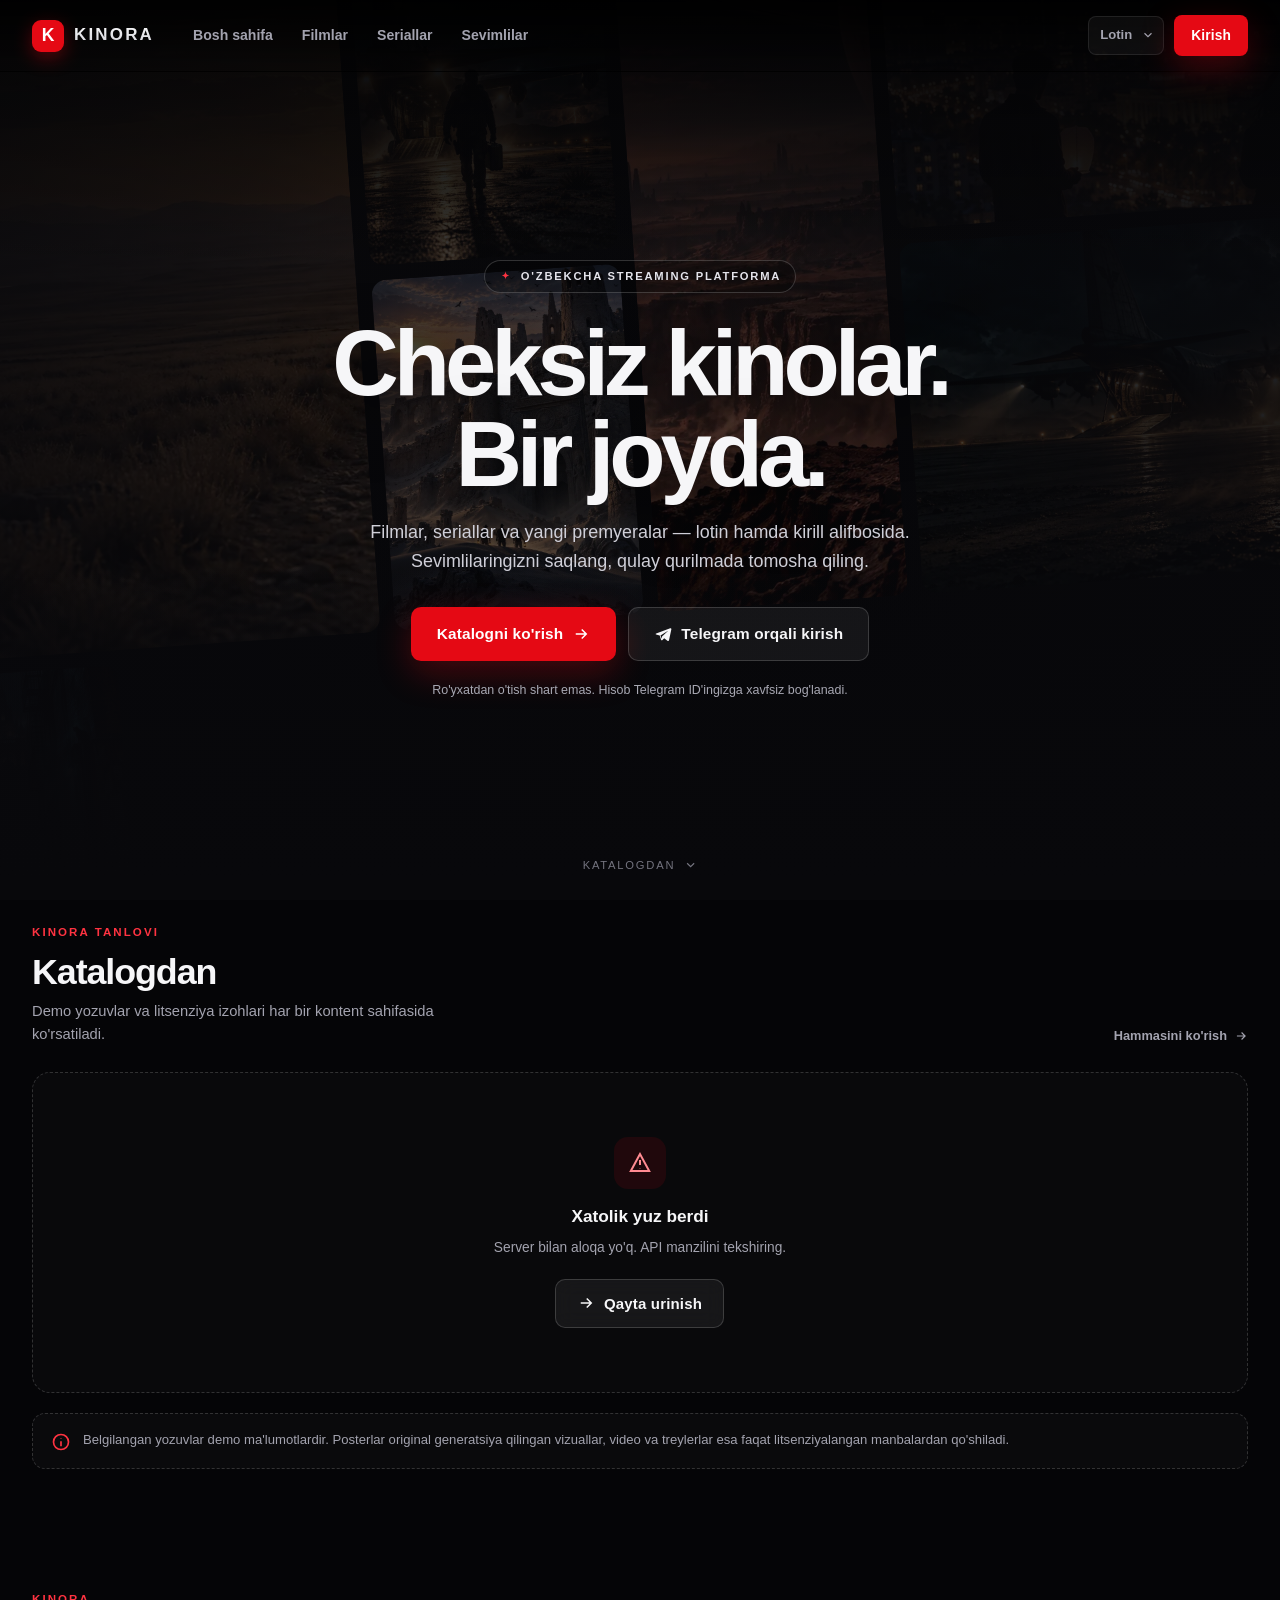
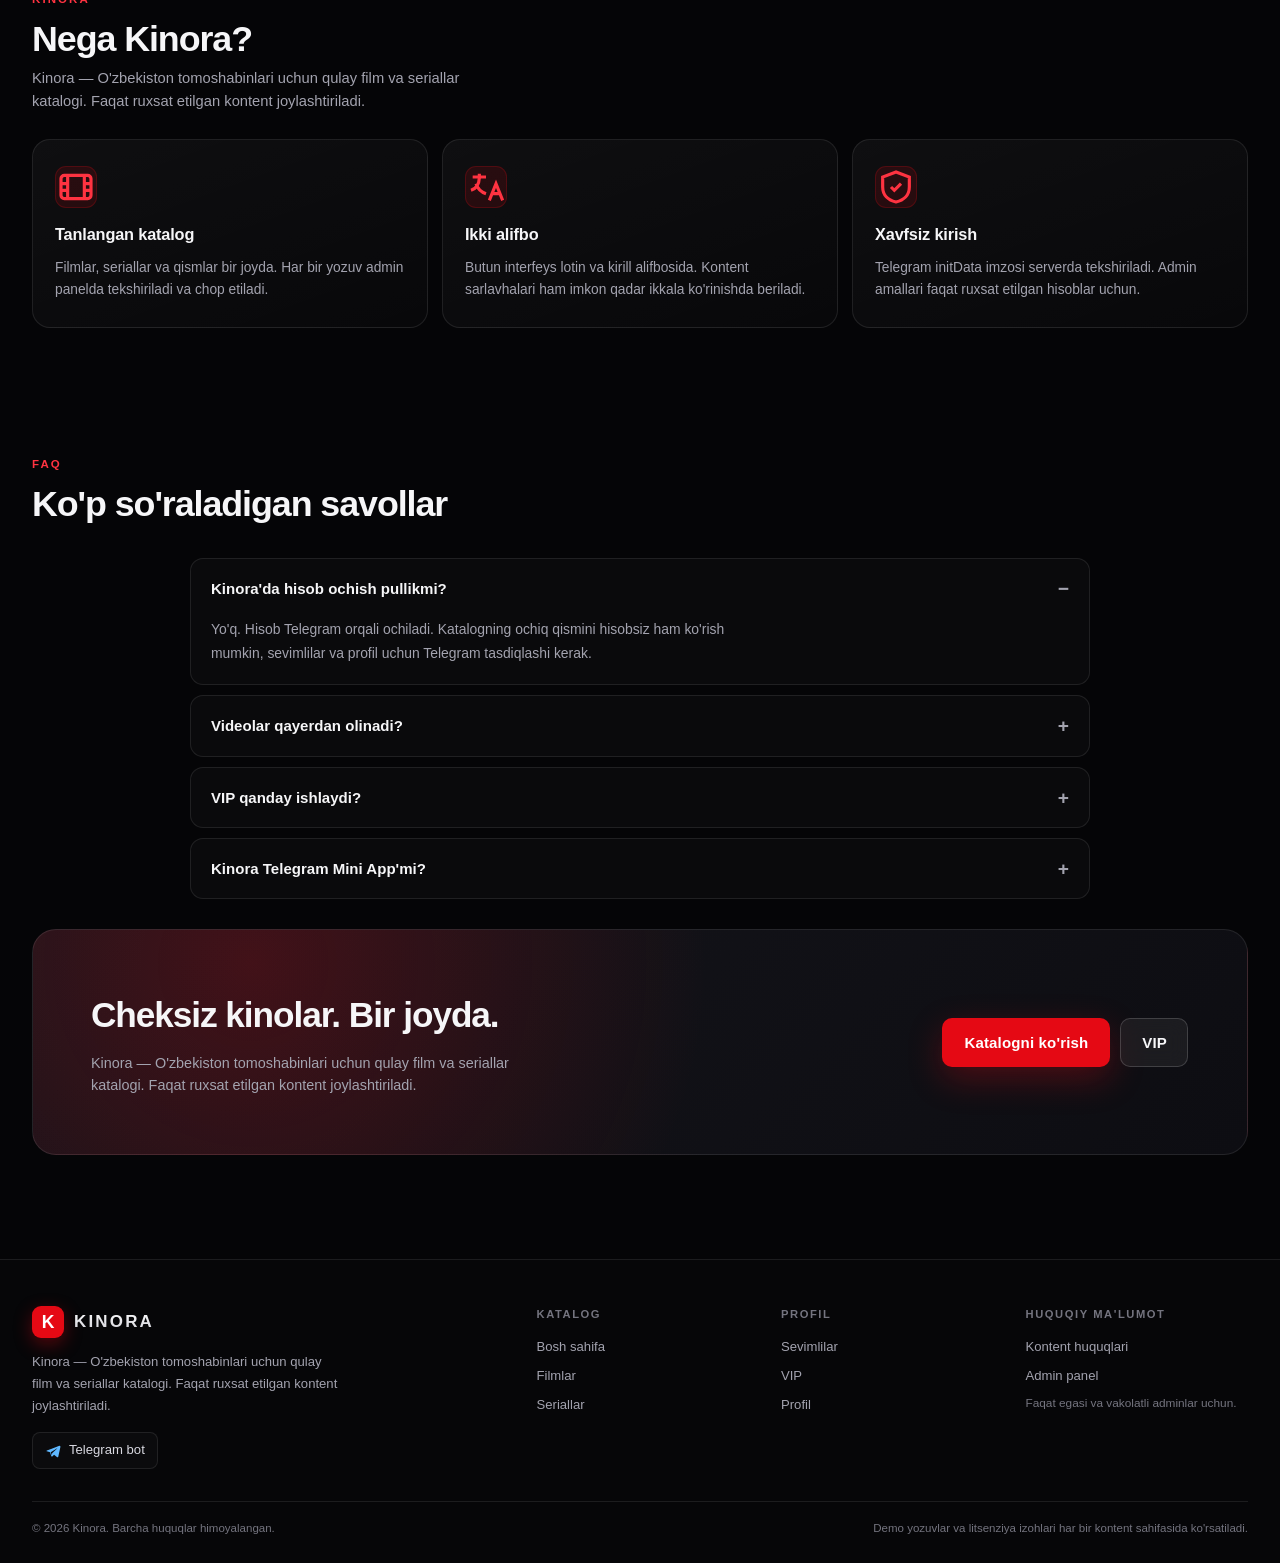
<file: frontend/index.html>
<!doctype html>
<html lang="uz-Latn">
<head>
  <meta charset="utf-8">
  <meta name="viewport" content="width=device-width, initial-scale=1, viewport-fit=cover">
  <title>KINORA — O'zbekcha film va seriallar katalogi</title>
  <meta name="description" content="KINORA — o'zbek tomoshabinlari uchun film va seriallar katalogi. Telegram orqali xavfsiz kirish, lotin va kirill interfeysi, sevimlilar va shaxsiy profil.">
  <meta property="og:title" content="KINORA — Cheksiz kinolar. Bir joyda.">
  <meta property="og:description" content="Filmlar, seriallar va yangi premyeralar. Lotin va kirill alifbosida.">
  <meta property="og:type" content="website">
  <meta name="theme-color" content="#08080b">
  <link rel="icon" href="assets/favicon.svg" type="image/svg+xml">
  <link rel="stylesheet" href="style.css">
</head>
<body class="landing-body">
  <div id="site-header"></div>

  <main>
    <section class="landing-hero" aria-labelledby="landing-title">
      <div class="landing-collage" aria-hidden="true">
        <div class="collage-item"><img src="assets/backdrops/nur.webp" alt="" loading="eager"></div>
        <div class="collage-item"><img src="assets/posters/oxirgi-reys.webp" alt="" loading="eager"></div>
        <div class="collage-item"><img src="assets/backdrops/kosmos-2049.webp" alt="" loading="eager"></div>
        <div class="collage-item"><img src="assets/posters/shahar-chiroqlari.webp" alt="" loading="lazy"></div>
        <div class="collage-item"><img src="assets/posters/chol-siri.webp" alt="" loading="lazy"></div>
        <div class="collage-item"><img src="assets/backdrops/oxirgi-reys.webp" alt="" loading="lazy"></div>
        <div class="collage-item"><img src="assets/posters/ovozsiz.webp" alt="" loading="lazy"></div>
      </div>

      <div class="landing-hero__inner">
        <span class="landing-eyebrow">
          <span class="icon" aria-hidden="true"><svg viewBox="0 0 24 24" fill="currentColor"><path d="M12 2.5c.6 4.9 2.2 6.9 6.9 7.5-4.7.6-6.3 2.6-6.9 7.5-.6-4.9-2.2-6.9-6.9-7.5 4.7-.6 6.3-2.6 6.9-7.5Z"/></svg></span>
          <span data-i18n="landing_eyebrow">O'zbekcha streaming platforma</span>
        </span>
        <h1 class="landing-title" id="landing-title" data-i18n="landing_title">Cheksiz kinolar. Bir joyda.</h1>
        <p class="landing-sub" data-i18n="landing_sub">Filmlar, seriallar va yangi premyeralar — lotin hamda kirill alifbosida. Sevimlilaringizni saqlang, qulay qurilmada tomosha qiling.</p>
        <div class="landing-actions">
          <a class="btn btn--red" href="browse.html">
            <span data-i18n="landing_cta">Katalogni ko'rish</span>
            <span class="icon" aria-hidden="true"><svg viewBox="0 0 24 24" fill="none" stroke="currentColor" stroke-width="2"><path d="M5 12h14M13 6l6 6-6 6"/></svg></span>
          </a>
          <button class="btn btn--outline" type="button" id="landing-auth">
            <span class="icon" aria-hidden="true"><svg viewBox="0 0 24 24" fill="currentColor"><path d="M21.6 4.2 2.9 11.4c-.9.3-.9.9-.1 1.1l4.8 1.5 1.8 5.6c.2.6.4.8 1 .8.4 0 .6-.2.9-.5l2.3-2.2 4.7 3.5c.9.5 1.5.2 1.7-.8l3.1-14.4c.3-1.2-.4-1.8-1.5-1.8ZM8.6 13.9l9.1-5.7c.4-.3.8-.1.5.2l-7.5 6.8-.3 3.1-1.8-4.4Z"/></svg></span>
            <span data-i18n="landing_secondary">Telegram orqali kirish</span>
          </button>
        </div>
        <p class="landing-note" data-i18n="landing_note">Ro'yxatdan o'tish shart emas. Hisob Telegram ID'ingizga xavfsiz bog'lanadi.</p>
      </div>

      <a class="landing-scroll" href="#landing-preview">
        <span data-i18n="preview_title">Katalogdan</span>
        <span class="icon" aria-hidden="true"><svg viewBox="0 0 24 24" fill="none" stroke="currentColor" stroke-width="2"><path d="m6 9 6 6 6-6"/></svg></span>
      </a>
    </section>

    <section class="landing-section landing-section--tight" id="landing-preview">
      <div class="landing-section__head">
        <div>
          <p class="section-heading__eyebrow" data-i18n="hero_pick">KINORA TANLOVI</p>
          <h2 class="landing-section__title" data-i18n="preview_title">Katalogdan</h2>
          <p class="landing-section__sub" data-i18n="footer_notice">Demo yozuvlar va litsenziya izohlari har bir kontent sahifasida ko'rsatiladi.</p>
        </div>
        <a class="shelf__more" href="browse.html">
          <span data-i18n="view_all">Hammasini ko'rish</span>
          <span class="icon" aria-hidden="true"><svg viewBox="0 0 24 24" fill="none" stroke="currentColor" stroke-width="2"><path d="M5 12h14M13 6l6 6-6 6"/></svg></span>
        </a>
      </div>
      <div id="landing-featured" class="landing-preview-grid" aria-live="polite"></div>
      <div class="demo-strip">
        <span class="icon" aria-hidden="true"><svg viewBox="0 0 24 24" fill="none" stroke="currentColor" stroke-width="2"><circle cx="12" cy="12" r="9"/><path d="M12 11v6M12 7.5v.5"/></svg></span>
        <span data-i18n="demo_notice">Belgilangan yozuvlar demo ma'lumotlardir. Posterlar original generatsiya qilingan vizuallar, video va treylerlar esa faqat litsenziyalangan manbalardan qo'shiladi.</span>
      </div>
    </section>

    <div class="landing-section" id="landing-ad-wrap" hidden>
      <div id="landing-ad"></div>
    </div>

    <section class="landing-section">
      <div class="landing-section__head">
        <div>
          <p class="section-heading__eyebrow">KINORA</p>
          <h2 class="landing-section__title" data-i18n="features_title">Nega Kinora?</h2>
          <p class="landing-section__sub" data-i18n="footer_about">Kinora — O'zbekiston tomoshabinlari uchun qulay film va seriallar katalogi. Faqat ruxsat etilgan kontent joylashtiriladi.</p>
        </div>
      </div>
      <div class="feature-grid">
        <article class="feature-card">
          <span class="feature-card__icon" aria-hidden="true"><svg viewBox="0 0 24 24" fill="none" stroke="currentColor" stroke-width="1.9"><rect x="3" y="5" width="18" height="14" rx="2"/><path d="M7 5v14M17 5v14M3 10h4M3 14h4M17 10h4M17 14h4"/></svg></span>
          <h3 class="feature-card__title" data-i18n="feature_catalog_title">Tanlangan katalog</h3>
          <p class="feature-card__text" data-i18n="feature_catalog_text">Filmlar, seriallar va qismlar bir joyda. Har bir yozuv admin panelda tekshiriladi va chop etiladi.</p>
        </article>
        <article class="feature-card">
          <span class="feature-card__icon" aria-hidden="true"><svg viewBox="0 0 24 24" fill="none" stroke="currentColor" stroke-width="1.9"><path d="M4 6h8M8 4v2c0 4-2 7-5 8M6 10c1 3 3 5 6 6"/><path d="m14 20 4-10 4 10M15.5 16h5"/></svg></span>
          <h3 class="feature-card__title" data-i18n="feature_lang_title">Ikki alifbo</h3>
          <p class="feature-card__text" data-i18n="feature_lang_text">Butun interfeys lotin va kirill alifbosida. Kontent sarlavhalari ham imkon qadar ikkala ko'rinishda beriladi.</p>
        </article>
        <article class="feature-card">
          <span class="feature-card__icon" aria-hidden="true"><svg viewBox="0 0 24 24" fill="none" stroke="currentColor" stroke-width="1.9"><path d="M12 3 4 6v6c0 5 3.4 8 8 9 4.6-1 8-4 8-9V6l-8-3Z"/><path d="m9 12 2 2 4-4"/></svg></span>
          <h3 class="feature-card__title" data-i18n="feature_security_title">Xavfsiz kirish</h3>
          <p class="feature-card__text" data-i18n="feature_security_text">Telegram initData imzosi serverda tekshiriladi. Admin amallari faqat ruxsat etilgan hisoblar uchun.</p>
        </article>
      </div>
    </section>

    <section class="landing-section">
      <div class="landing-section__head">
        <div>
          <p class="section-heading__eyebrow">FAQ</p>
          <h2 class="landing-section__title" data-i18n="faq_title">Ko'p so'raladigan savollar</h2>
        </div>
      </div>
      <div class="faq">
        <details class="faq__item" open>
          <summary data-i18n="faq_q1">Kinora'da hisob ochish pullikmi?</summary>
          <p data-i18n="faq_a1">Yo'q. Hisob Telegram orqali ochiladi. Katalogning ochiq qismini hisobsiz ham ko'rish mumkin, sevimlilar va profil uchun Telegram tasdiqlashi kerak.</p>
        </details>
        <details class="faq__item">
          <summary data-i18n="faq_q2">Videolar qayerdan olinadi?</summary>
          <p data-i18n="faq_a2">Platforma faqat egasi tarqatish huquqiga ega bo'lgan kontentni qabul qiladi. Demo yozuvlarda video yo'q; admin panel orqali litsenziyalangan havola yoki Telegram fayli biriktiriladi.</p>
        </details>
        <details class="faq__item">
          <summary data-i18n="faq_q3">VIP qanday ishlaydi?</summary>
          <p data-i18n="faq_a3">VIP admin panelda yoqiladi yoki o'chiriladi. To'lov provayderi ulanguncha xarid tugmasi faol bo'lmaydi; VIP faqat tasdiqlangan to'lovdan yoki adminning auditlangan qo'lda berishidan keyin faollashadi.</p>
        </details>
        <details class="faq__item">
          <summary data-i18n="faq_q4">Kinora Telegram Mini App'mi?</summary>
          <p data-i18n="faq_a4">Ha. @KinoraTV_bot orqali Mini App ochiladi. Brauzerda ham katalogni ko'rish mumkin, lekin profil va sevimlilar Telegram hisobiga bog'langan.</p>
        </details>
      </div>

      <div class="landing-cta">
        <div>
          <h2 data-i18n="landing_title">Cheksiz kinolar. Bir joyda.</h2>
          <p data-i18n="footer_about">Kinora — O'zbekiston tomoshabinlari uchun qulay film va seriallar katalogi. Faqat ruxsat etilgan kontent joylashtiriladi.</p>
        </div>
        <div class="landing-cta__actions">
          <a class="btn btn--red" href="browse.html" data-i18n="landing_cta">Katalogni ko'rish</a>
          <a class="btn btn--outline" href="vip.html" data-i18n="nav_vip">VIP</a>
        </div>
      </div>
    </section>
  </main>

  <div id="site-footer"></div>
  <div id="toast-root" class="toast-root" aria-live="polite"></div>

  <script src="config.js"></script>
  <script src="https://telegram.org/js/telegram-web-app.js"></script>
  <script type="module" src="landing.js"></script>
</body>
</html>
</file>
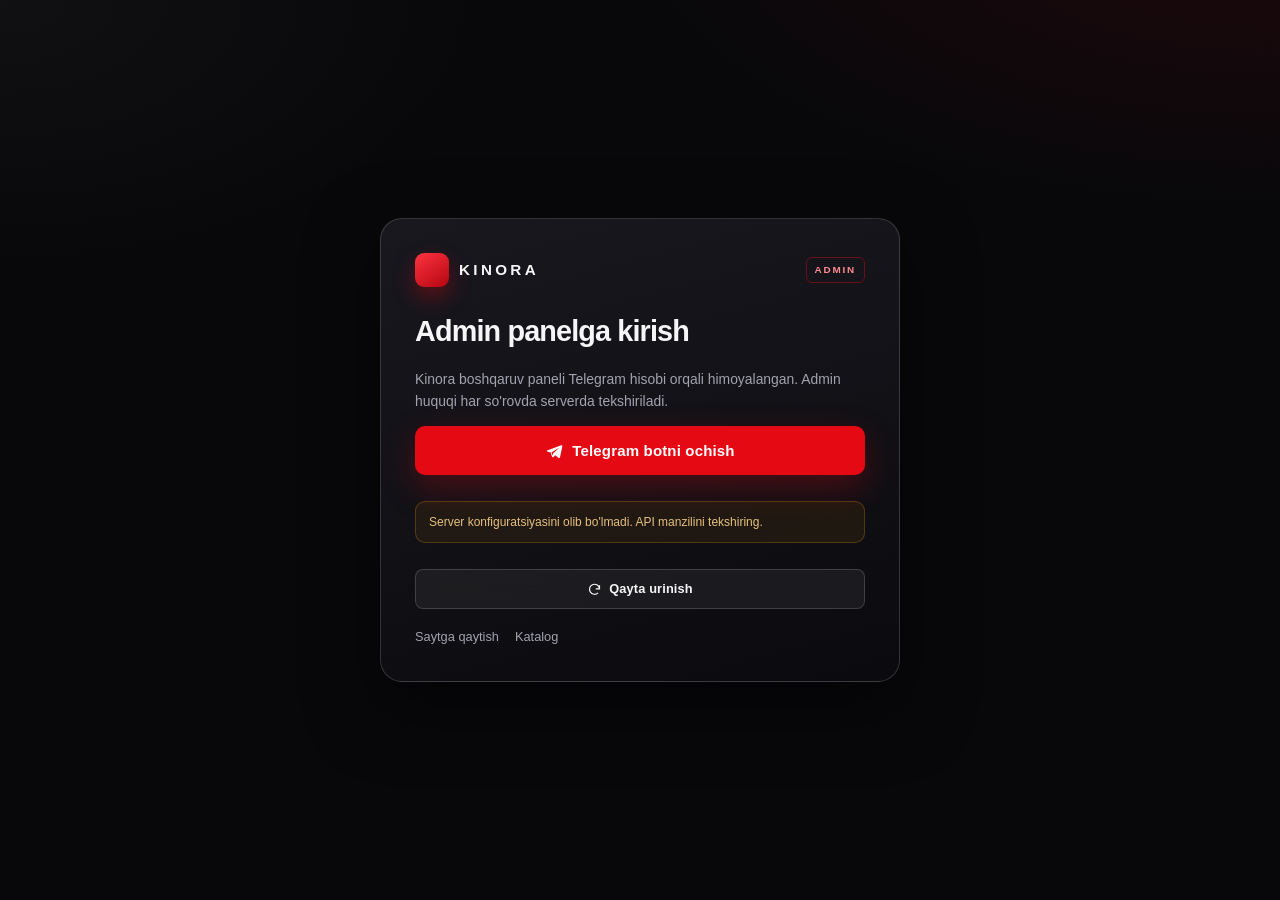
<file: frontend/admin.html>
<!doctype html>
<html lang="uz-Latn">
<head>
  <meta charset="utf-8">
  <meta name="viewport" content="width=device-width, initial-scale=1, viewport-fit=cover">
  <meta name="robots" content="noindex, nofollow">
  <title>KINORA Admin</title>
  <meta name="description" content="Kinora boshqaruv paneli.">
  <meta name="theme-color" content="#08080b">
  <link rel="icon" href="assets/favicon.svg" type="image/svg+xml">
  <link rel="stylesheet" href="style.css">
  <link rel="stylesheet" href="admin.css">
</head>
<body class="admin-body">
  <div id="admin-gate">
    <div class="admin-gate__card admin-gate__card--plain">
      <div class="spinner" role="status" aria-label="Yuklanmoqda"></div>
      <p class="admin-muted">Admin panel tekshirilmoqda…</p>
    </div>
  </div>

  <div id="admin-app" class="admin-app" hidden>
    <div id="admin-backdrop" class="admin-backdrop" hidden></div>

    <aside id="admin-sidebar" class="admin-sidebar" aria-label="Admin navigatsiyasi">
      <div class="admin-sidebar__brand">
        <a class="admin-brand" href="index.html">
          <span class="admin-brand__mark" aria-hidden="true">K</span>
          <span>KINORA</span>
          <span class="admin-brand__tag">ADMIN</span>
        </a>
      </div>
      <nav id="admin-nav" class="admin-nav" aria-label="Bo'limlar"></nav>
      <div id="admin-sidebar-footer" class="admin-sidebar__footer"></div>
    </aside>

    <div class="admin-main">
      <header id="admin-topbar" class="admin-topbar"></header>
      <main id="admin-view" class="admin-view" aria-live="polite"></main>
    </div>
  </div>

  <div id="toast-root" class="toast-root" aria-live="polite"></div>

  <script src="config.js"></script>
  <script src="https://telegram.org/js/telegram-web-app.js"></script>
  <script type="module" src="admin.js"></script>
</body>
</html>
</file>
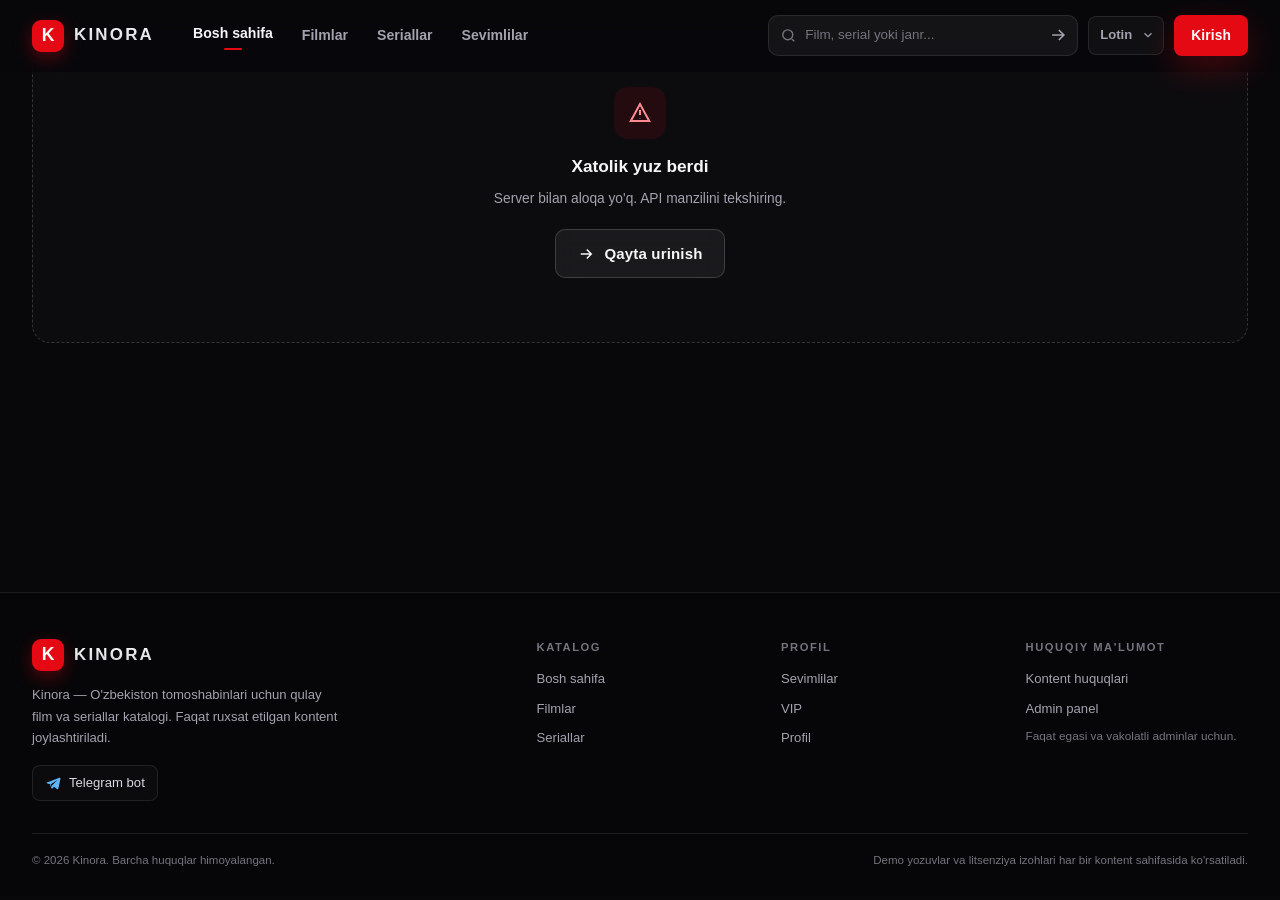
<file: frontend/browse.html>
<!doctype html>
<html lang="uz-Latn">
<head>
  <meta charset="utf-8">
  <meta name="viewport" content="width=device-width, initial-scale=1, viewport-fit=cover">
  <title>KINORA — Bosh sahifa</title>
  <meta name="description" content="Kinora katalogi: yangi va ommabop filmlar, seriallar, janrlar bo'yicha tanlov. Telegram orqali sevimlilarga saqlang.">
  <meta name="theme-color" content="#08080b">
  <link rel="icon" href="assets/favicon.svg" type="image/svg+xml">
  <link rel="stylesheet" href="style.css">
</head>
<body class="browse-body">
  <div id="site-header"></div>

  <main class="page-main">
    <div id="browse-home">
      <section class="home-hero" id="home-hero" aria-label="Tanlangan kontent">
        <div class="home-hero__media" id="hero-media">
          <img src="assets/backdrops/nur.webp" alt="" loading="eager">
        </div>
        <div class="home-hero__content">
          <div class="home-hero__inner" id="hero-content">
            <span class="hero-kicker">
              <span class="icon" aria-hidden="true"><svg viewBox="0 0 24 24" fill="currentColor"><path d="M12 2.5c.6 4.9 2.2 6.9 6.9 7.5-4.7.6-6.3 2.6-6.9 7.5-.6-4.9-2.2-6.9-6.9-7.5 4.7-.6 6.3-2.6 6.9-7.5Z"/></svg></span>
              <span data-i18n="loading">Yuklanmoqda...</span>
            </span>
            <h1 class="hero-title">KINORA</h1>
            <p class="hero-desc" data-i18n="loading_catalog">Katalog yuklanmoqda...</p>
          </div>
        </div>
        <div class="hero-controls" id="hero-controls" hidden>
          <div class="hero-dots" id="hero-dots"></div>
          <button class="hero-arrow" type="button" id="hero-prev" aria-label="Oldingi">
            <span class="icon" aria-hidden="true"><svg viewBox="0 0 24 24" fill="none" stroke="currentColor" stroke-width="2"><path d="m15 5-7 7 7 7"/></svg></span>
          </button>
          <button class="hero-arrow" type="button" id="hero-next" aria-label="Keyingi">
            <span class="icon" aria-hidden="true"><svg viewBox="0 0 24 24" fill="none" stroke="currentColor" stroke-width="2"><path d="m9 5 7 7-7 7"/></svg></span>
          </button>
        </div>
      </section>

      <div class="browse-content browse-content--overlap">
        <div id="browse-rows"></div>
      </div>
    </div>

    <div class="browse-content" id="browse-search" hidden>
      <header class="catalog-hero">
        <p class="section-heading__eyebrow" data-i18n="search">Qidirish</p>
        <h1 class="section-heading__title" id="search-title">Qidiruv natijalari</h1>
        <p class="section-heading__sub" id="search-sub"></p>
      </header>
      <div class="result-line" id="search-count"></div>
      <div id="search-results" aria-live="polite"></div>
      <div class="load-more-wrap" id="search-more-wrap" hidden>
        <button class="btn btn--outline" type="button" id="search-more" data-i18n="load_more">Ko'proq yuklash</button>
      </div>
    </div>
  </main>

  <div id="site-footer"></div>
  <div id="toast-root" class="toast-root" aria-live="polite"></div>

  <script src="config.js"></script>
  <script src="https://telegram.org/js/telegram-web-app.js"></script>
  <script type="module" src="browse.js"></script>
</body>
</html>
</file>
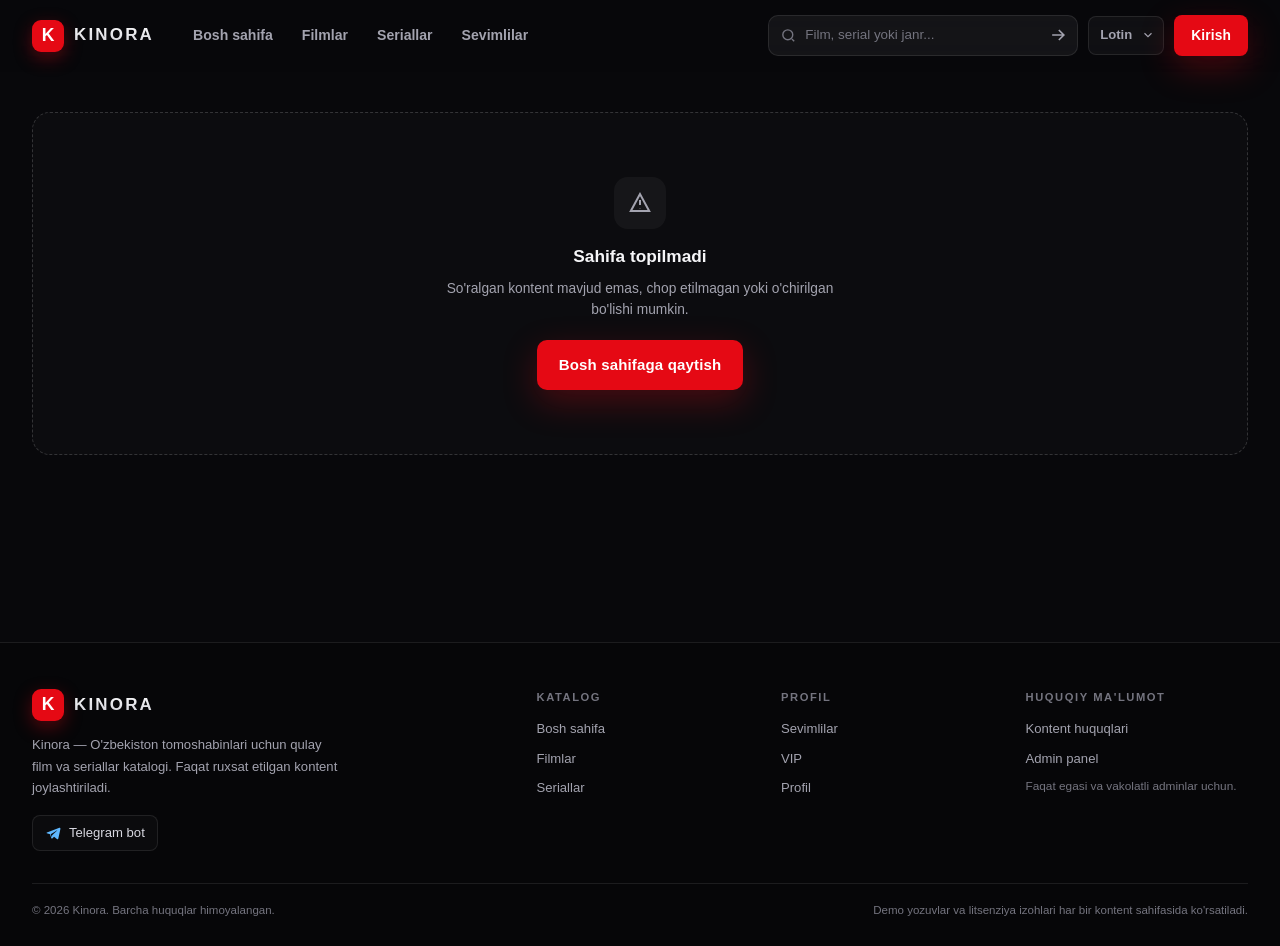
<file: frontend/detail.html>
<!doctype html>
<html lang="uz-Latn">
<head>
  <meta charset="utf-8">
  <meta name="viewport" content="width=device-width, initial-scale=1, viewport-fit=cover">
  <title>KINORA — Kontent</title>
  <meta name="description" content="Kinora katalogidagi film yoki serial haqida ma'lumot, treyler, mavsumlar va qismlar.">
  <meta name="theme-color" content="#08080b">
  <link rel="icon" href="assets/favicon.svg" type="image/svg+xml">
  <link rel="stylesheet" href="style.css">
</head>
<body class="detail-page">
  <div id="site-header"></div>

  <main class="page-main" id="detail-main">
    <div class="browse-content" style="padding-top: 40px;" id="detail-loading">
      <div class="state-block">
        <div class="spinner" role="status" aria-label="Yuklanmoqda"></div>
        <p class="state-block__title" data-i18n="loading">Yuklanmoqda...</p>
      </div>
    </div>
    <div id="detail-root" hidden></div>
  </main>

  <div id="site-footer"></div>
  <div id="toast-root" class="toast-root" aria-live="polite"></div>

  <script src="config.js"></script>
  <script src="https://telegram.org/js/telegram-web-app.js"></script>
  <script type="module" src="detail.js"></script>
</body>
</html>
</file>
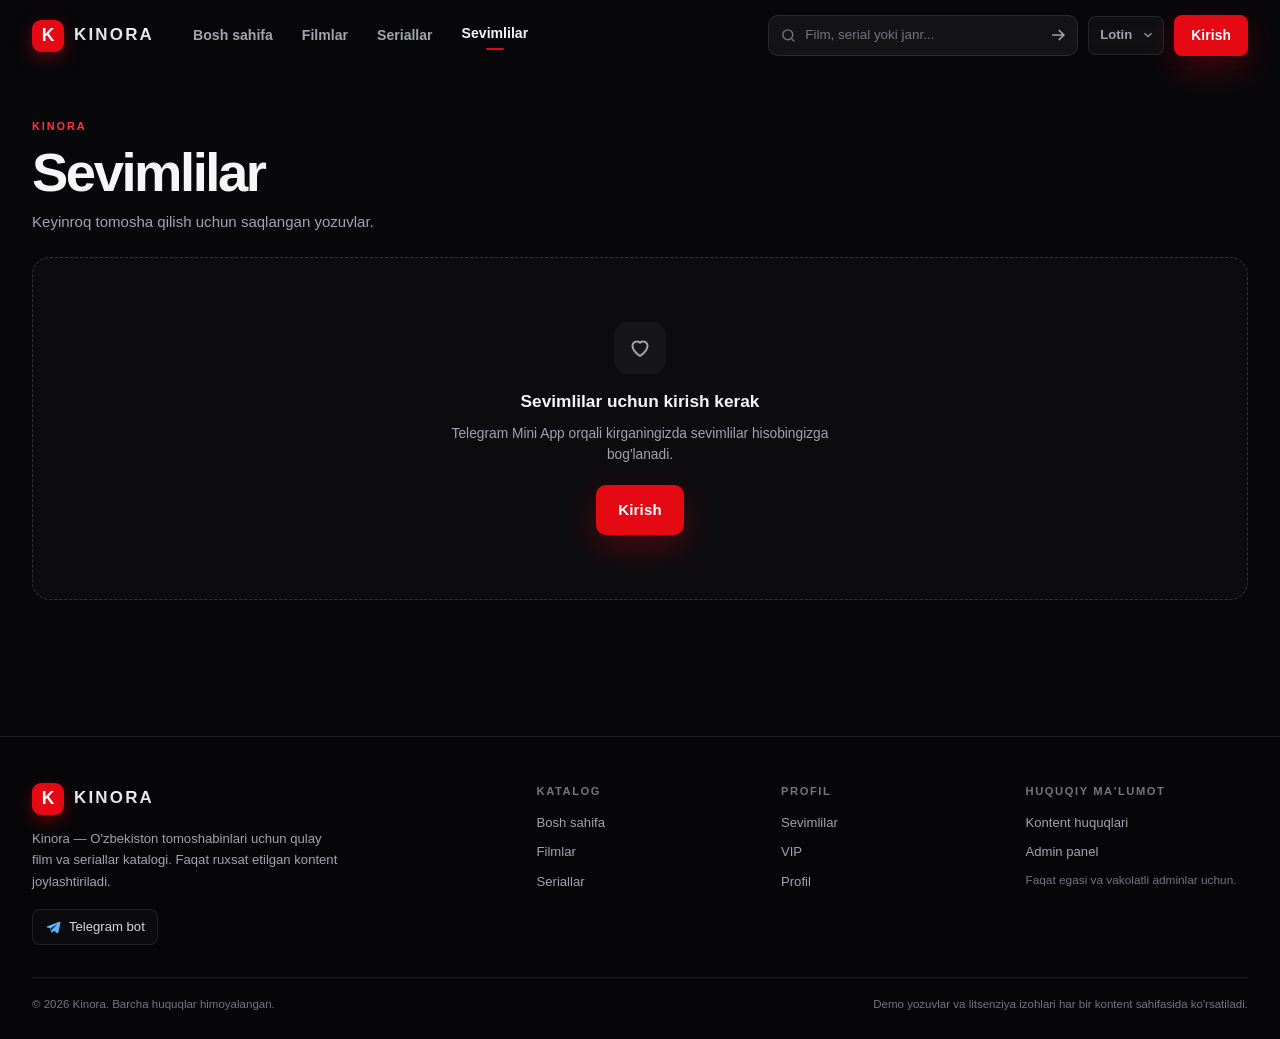
<file: frontend/favorites.html>
<!doctype html>
<html lang="uz-Latn">
<head>
  <meta charset="utf-8">
  <meta name="viewport" content="width=device-width, initial-scale=1, viewport-fit=cover">
  <title>KINORA — Sevimlilar</title>
  <meta name="description" content="Kinora'dagi sevimli filmlar va seriallar. Telegram hisobingizga bog'langan shaxsiy ro'yxat.">
  <meta name="theme-color" content="#08080b">
  <link rel="icon" href="assets/favicon.svg" type="image/svg+xml">
  <link rel="stylesheet" href="style.css">
</head>
<body class="favorites-page">
  <div id="site-header"></div>

  <main class="page-main">
    <header class="page-hero browse-content">
      <p class="page-hero__eyebrow">KINORA</p>
      <h1 class="page-hero__title" data-i18n="favorites_title">Sevimlilar</h1>
      <p class="page-hero__sub" data-i18n="favorites_sub">Keyinroq tomosha qilish uchun saqlangan yozuvlar.</p>
    </header>
    <div class="page-section">
      <div id="favorites-content" aria-live="polite"></div>
    </div>
  </main>

  <div id="site-footer"></div>
  <div id="toast-root" class="toast-root" aria-live="polite"></div>

  <script src="config.js"></script>
  <script src="https://telegram.org/js/telegram-web-app.js"></script>
  <script type="module" src="favorites.js"></script>
</body>
</html>
</file>
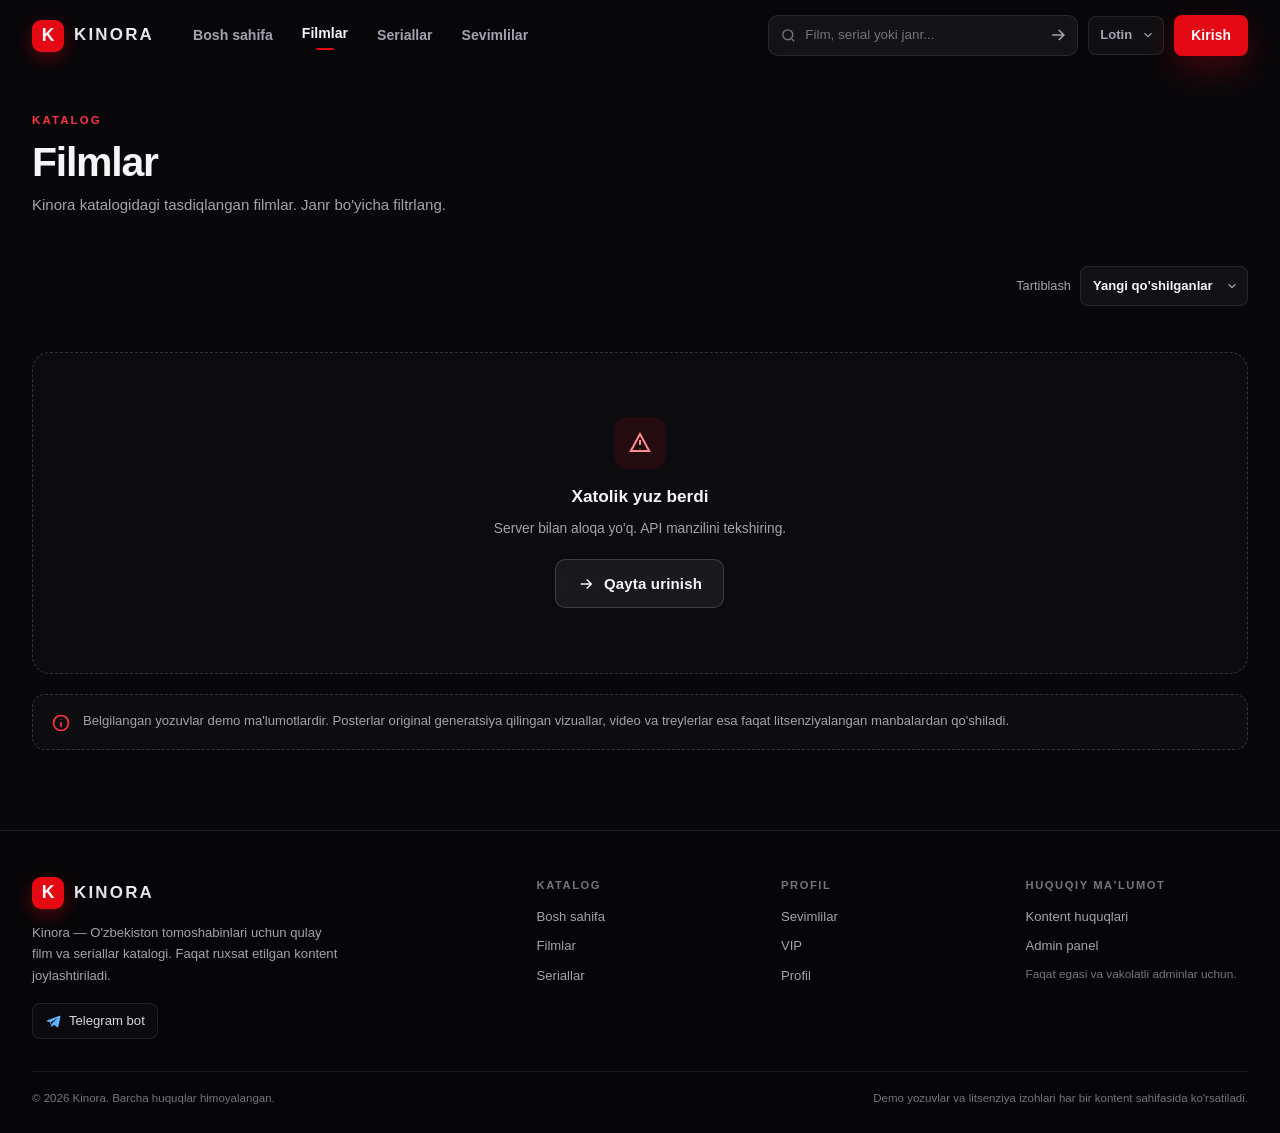
<file: frontend/movies.html>
<!doctype html>
<html lang="uz-Latn">
<head>
  <meta charset="utf-8">
  <meta name="viewport" content="width=device-width, initial-scale=1, viewport-fit=cover">
  <title>KINORA — Filmlar</title>
  <meta name="description" content="Kinora filmlar katalogi. Janr bo'yicha filtrlang, yangi va ommabop filmlarni toping.">
  <meta name="theme-color" content="#08080b">
  <link rel="icon" href="assets/favicon.svg" type="image/svg+xml">
  <link rel="stylesheet" href="style.css">
</head>
<body class="catalog-page" data-kind="movie">
  <div id="site-header"></div>

  <main class="page-main">
    <div class="browse-content">
      <header class="catalog-hero">
        <p class="section-heading__eyebrow">KATALOG</p>
        <h1 class="section-heading__title" data-i18n="nav_movies">Filmlar</h1>
        <p class="section-heading__sub" data-i18n="movies_sub">Kinora katalogidagi tasdiqlangan filmlar. Janr bo'yicha filtrlang.</p>
      </header>

      <div id="catalog-ad"></div>

      <div class="filter-bar">
        <div class="filter-bar__chips" id="genre-chips" aria-label="Janrlar"></div>
        <label class="sort-control">
          <span data-i18n="sort">Tartiblash</span>
          <select class="lang-select" id="sort-select">
            <option value="newest" data-i18n="sort_newest">Yangi qo'shilganlar</option>
            <option value="popular" data-i18n="sort_popular">Ommabop</option>
            <option value="year" data-i18n="sort_year">Yil bo'yicha</option>
            <option value="title" data-i18n="sort_title">Alifbo bo'yicha</option>
          </select>
        </label>
      </div>

      <div class="result-line" id="result-line" aria-live="polite"></div>
      <div id="catalog-grid"></div>
      <div class="load-more-wrap" id="more-wrap" hidden>
        <button class="btn btn--outline" type="button" id="load-more">
          <span data-i18n="load_more">Ko'proq yuklash</span>
        </button>
      </div>

      <div class="demo-strip">
        <span class="icon" aria-hidden="true"><svg viewBox="0 0 24 24" fill="none" stroke="currentColor" stroke-width="2"><circle cx="12" cy="12" r="9"/><path d="M12 11v6M12 7.5v.5"/></svg></span>
        <span data-i18n="demo_notice">Belgilangan yozuvlar demo ma'lumotlardir. Posterlar original generatsiya qilingan vizuallar, video va treylerlar esa faqat litsenziyalangan manbalardan qo'shiladi.</span>
      </div>
    </div>
  </main>

  <div id="site-footer"></div>
  <div id="toast-root" class="toast-root" aria-live="polite"></div>

  <script src="config.js"></script>
  <script src="https://telegram.org/js/telegram-web-app.js"></script>
  <script type="module" src="catalog.js"></script>
</body>
</html>
</file>
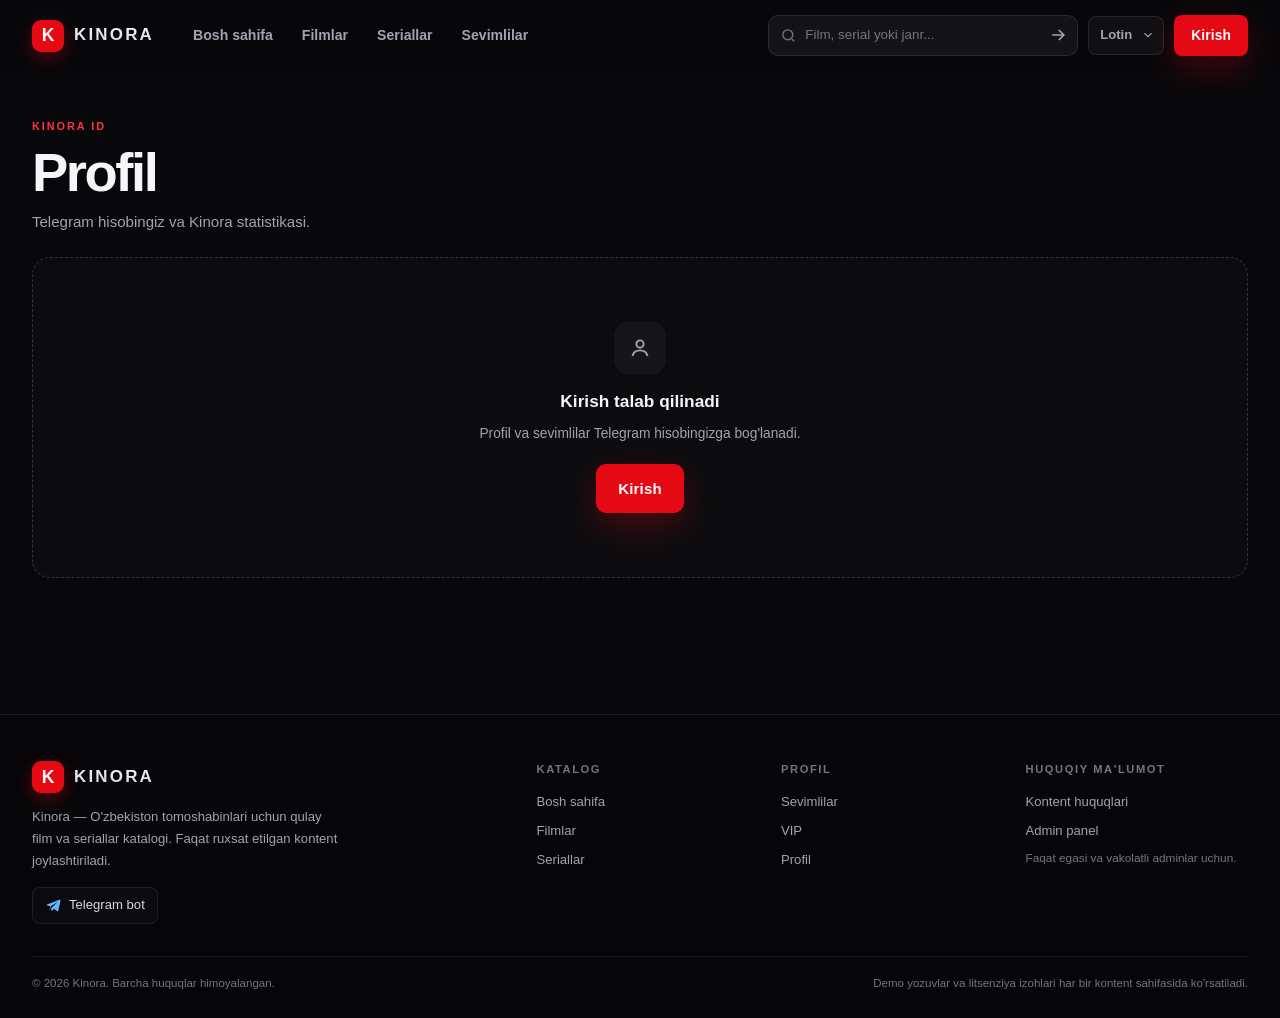
<file: frontend/profile.html>
<!doctype html>
<html lang="uz-Latn">
<head>
  <meta charset="utf-8">
  <meta name="viewport" content="width=device-width, initial-scale=1, viewport-fit=cover">
  <title>KINORA — Profil</title>
  <meta name="description" content="Kinora profili: Telegram hisobi, sevimlilar, til va VIP holati.">
  <meta name="theme-color" content="#08080b">
  <link rel="icon" href="assets/favicon.svg" type="image/svg+xml">
  <link rel="stylesheet" href="style.css">
</head>
<body class="profile-page">
  <div id="site-header"></div>

  <main class="page-main">
    <header class="page-hero browse-content">
      <p class="page-hero__eyebrow">KINORA ID</p>
      <h1 class="page-hero__title" data-i18n="profile_title">Profil</h1>
      <p class="page-hero__sub" data-i18n="profile_sub">Telegram hisobingiz va Kinora statistikasi.</p>
    </header>
    <div class="page-section">
      <div id="profile-content" aria-live="polite"></div>
    </div>
  </main>

  <div id="site-footer"></div>
  <div id="toast-root" class="toast-root" aria-live="polite"></div>

  <script src="config.js"></script>
  <script src="https://telegram.org/js/telegram-web-app.js"></script>
  <script type="module" src="profile.js"></script>
</body>
</html>
</file>
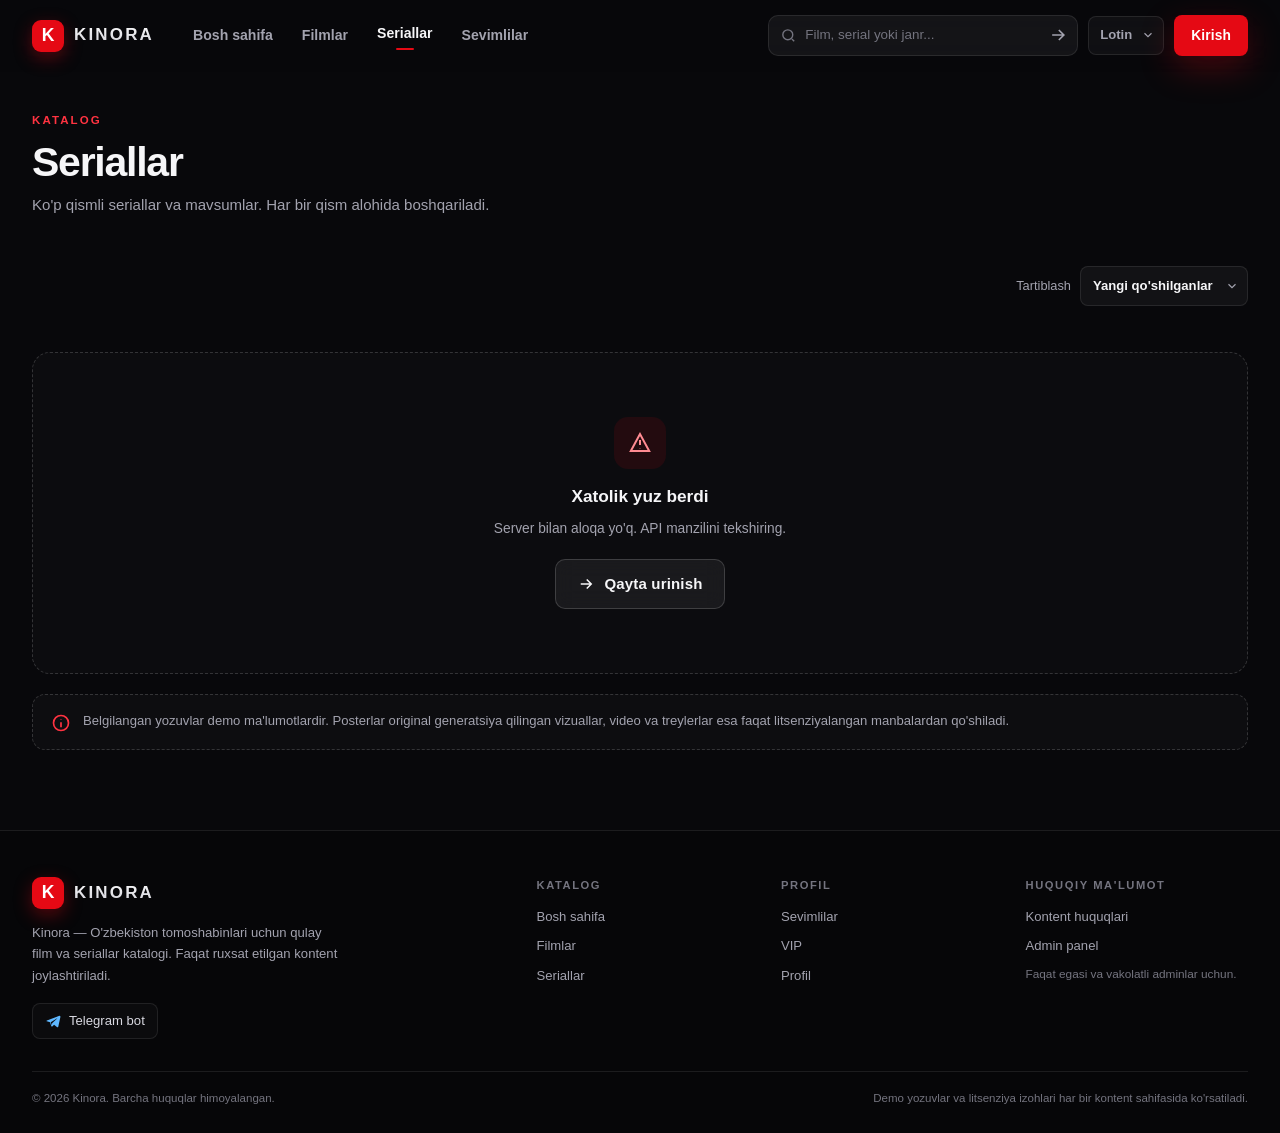
<file: frontend/series.html>
<!doctype html>
<html lang="uz-Latn">
<head>
  <meta charset="utf-8">
  <meta name="viewport" content="width=device-width, initial-scale=1, viewport-fit=cover">
  <title>KINORA — Seriallar</title>
  <meta name="description" content="Kinora seriallar katalogi. Mavsumlar va qismlar, janr bo'yicha filtr, yangi va ommabop seriallar.">
  <meta name="theme-color" content="#08080b">
  <link rel="icon" href="assets/favicon.svg" type="image/svg+xml">
  <link rel="stylesheet" href="style.css">
</head>
<body class="catalog-page" data-kind="series">
  <div id="site-header"></div>

  <main class="page-main">
    <div class="browse-content">
      <header class="catalog-hero">
        <p class="section-heading__eyebrow">KATALOG</p>
        <h1 class="section-heading__title" data-i18n="nav_series">Seriallar</h1>
        <p class="section-heading__sub" data-i18n="series_sub">Ko'p qismli seriallar va mavsumlar. Har bir qism alohida boshqariladi.</p>
      </header>

      <div id="catalog-ad"></div>

      <div class="filter-bar">
        <div class="filter-bar__chips" id="genre-chips" aria-label="Janrlar"></div>
        <label class="sort-control">
          <span data-i18n="sort">Tartiblash</span>
          <select class="lang-select" id="sort-select">
            <option value="newest" data-i18n="sort_newest">Yangi qo'shilganlar</option>
            <option value="popular" data-i18n="sort_popular">Ommabop</option>
            <option value="year" data-i18n="sort_year">Yil bo'yicha</option>
            <option value="title" data-i18n="sort_title">Alifbo bo'yicha</option>
          </select>
        </label>
      </div>

      <div class="result-line" id="result-line" aria-live="polite"></div>
      <div id="catalog-grid"></div>
      <div class="load-more-wrap" id="more-wrap" hidden>
        <button class="btn btn--outline" type="button" id="load-more">
          <span data-i18n="load_more">Ko'proq yuklash</span>
        </button>
      </div>

      <div class="demo-strip">
        <span class="icon" aria-hidden="true"><svg viewBox="0 0 24 24" fill="none" stroke="currentColor" stroke-width="2"><circle cx="12" cy="12" r="9"/><path d="M12 11v6M12 7.5v.5"/></svg></span>
        <span data-i18n="demo_notice">Belgilangan yozuvlar demo ma'lumotlardir. Posterlar original generatsiya qilingan vizuallar, video va treylerlar esa faqat litsenziyalangan manbalardan qo'shiladi.</span>
      </div>
    </div>
  </main>

  <div id="site-footer"></div>
  <div id="toast-root" class="toast-root" aria-live="polite"></div>

  <script src="config.js"></script>
  <script src="https://telegram.org/js/telegram-web-app.js"></script>
  <script type="module" src="catalog.js"></script>
</body>
</html>
</file>
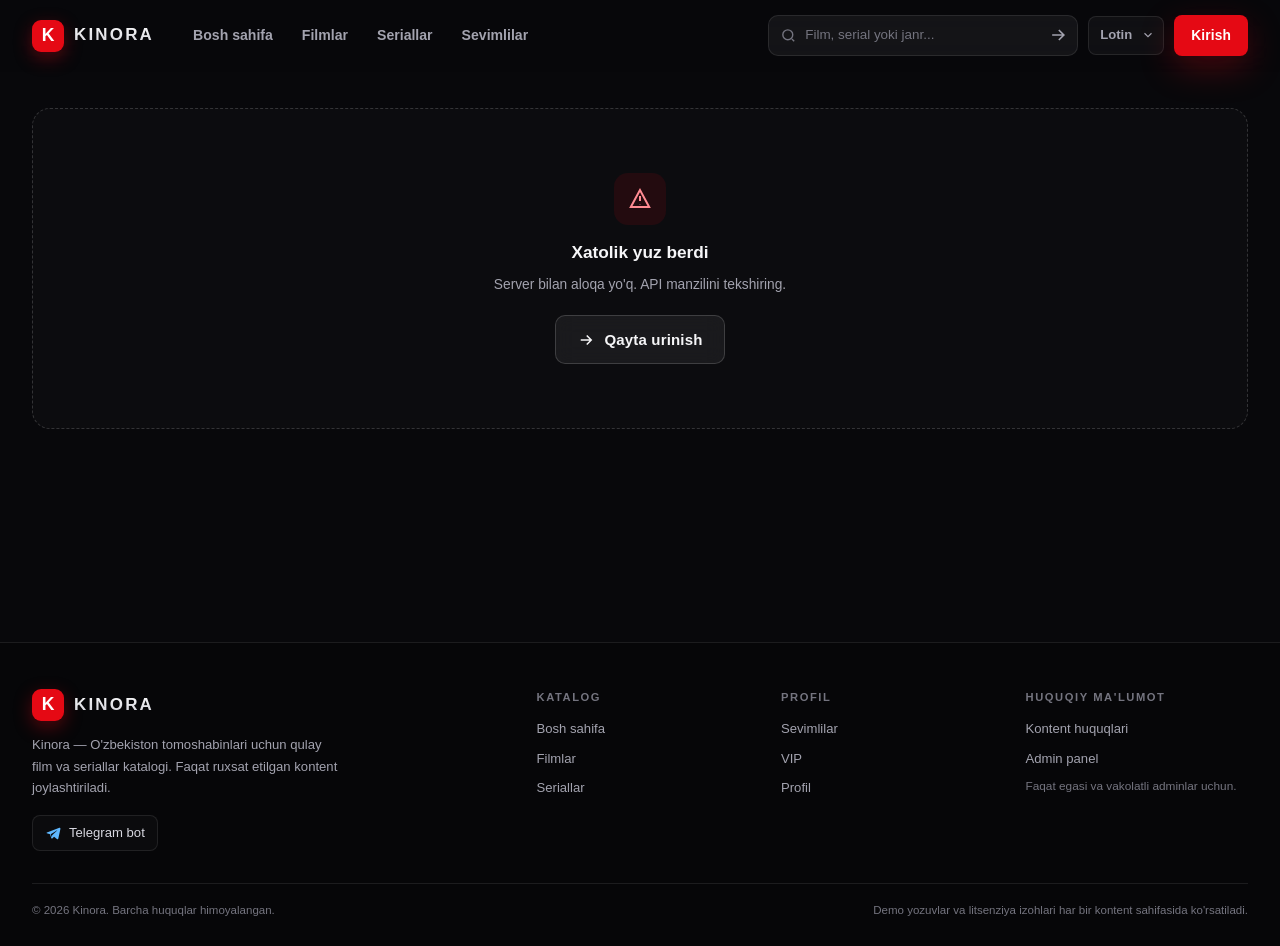
<file: frontend/vip.html>
<!doctype html>
<html lang="uz-Latn">
<head>
  <meta charset="utf-8">
  <meta name="viewport" content="width=device-width, initial-scale=1, viewport-fit=cover">
  <title>KINORA — VIP</title>
  <meta name="description" content="Kinora VIP tariflari. To'lov provayderi sozlangan taqdirda xarid xavfsiz server orqali amalga oshiriladi.">
  <meta name="theme-color" content="#08080b">
  <link rel="icon" href="assets/favicon.svg" type="image/svg+xml">
  <link rel="stylesheet" href="style.css">
</head>
<body class="vip-page">
  <div id="site-header"></div>

  <main class="page-main">
    <div class="page-section" style="padding-top: 36px;">
      <div id="vip-content" aria-live="polite"></div>
    </div>
  </main>

  <div id="site-footer"></div>
  <div id="toast-root" class="toast-root" aria-live="polite"></div>

  <script src="config.js"></script>
  <script src="https://telegram.org/js/telegram-web-app.js"></script>
  <script type="module" src="vip.js"></script>
</body>
</html>
</file>
<file: frontend/style.css>
/* KINORA — cinematic dark streaming UI */
:root {
  --bg: #08080b;
  --bg-soft: #0e0e13;
  --panel: #131318;
  --panel-2: #1a1a21;
  --panel-3: #22222b;
  --text: #f6f6f8;
  --muted: #a3a3af;
  --muted-2: #74747f;
  --accent: #e50914;
  --accent-2: #ff3341;
  --accent-dark: #b3060f;
  --border: rgba(255, 255, 255, 0.09);
  --border-strong: rgba(255, 255, 255, 0.16);
  --shadow: 0 24px 70px rgba(0, 0, 0, 0.55);
  --radius: 18px;
  --radius-sm: 11px;
  --max: 1440px;
  --header-h: 72px;
  --font: "Inter", "Manrope", -apple-system, BlinkMacSystemFont, "Segoe UI", Roboto, "Helvetica Neue", Arial, sans-serif;
  color-scheme: dark;
}

*,
*::before,
*::after {
  box-sizing: border-box;
}

html {
  scroll-behavior: smooth;
}

body {
  margin: 0;
  min-height: 100vh;
  background: var(--bg);
  color: var(--text);
  font-family: var(--font);
  font-size: 16px;
  line-height: 1.55;
  -webkit-font-smoothing: antialiased;
  text-rendering: optimizeLegibility;
}

body.modal-open {
  overflow: hidden;
}

img {
  max-width: 100%;
  display: block;
}

a {
  color: inherit;
  text-decoration: none;
}

button,
input,
select,
textarea {
  font: inherit;
  color: inherit;
}

button {
  cursor: pointer;
}

button:disabled {
  cursor: not-allowed;
}

:focus-visible {
  outline: 2px solid var(--accent-2);
  outline-offset: 3px;
}

::selection {
  background: var(--accent);
  color: #fff;
}

[hidden] {
  display: none !important;
}

.sr-only {
  position: absolute;
  width: 1px;
  height: 1px;
  padding: 0;
  margin: -1px;
  overflow: hidden;
  clip: rect(0, 0, 0, 0);
  white-space: nowrap;
  border: 0;
}

.container {
  width: min(100% - 64px, var(--max));
  margin-inline: auto;
}

.icon {
  width: 20px;
  height: 20px;
  display: inline-flex;
  flex: 0 0 auto;
}

.icon svg {
  width: 100%;
  height: 100%;
}

.icon--sm {
  width: 15px;
  height: 15px;
}

.dot {
  width: 3px;
  height: 3px;
  border-radius: 50%;
  background: var(--muted-2);
  display: inline-block;
  flex: 0 0 auto;
}

/* ---------- Buttons ---------- */
.btn {
  display: inline-flex;
  align-items: center;
  justify-content: center;
  gap: 9px;
  border: 1px solid transparent;
  border-radius: 10px;
  padding: 12px 21px;
  font-weight: 650;
  font-size: 0.94rem;
  letter-spacing: 0.01em;
  background: var(--panel-2);
  color: var(--text);
  transition: background 0.2s, border-color 0.2s, transform 0.15s, opacity 0.2s, box-shadow 0.2s;
  white-space: nowrap;
}

.btn:hover {
  background: var(--panel-3);
}

.btn:active {
  transform: translateY(1px);
}

.btn:disabled {
  opacity: 0.45;
}

.btn--red {
  background: var(--accent);
  color: #fff;
  box-shadow: 0 12px 34px rgba(229, 9, 20, 0.28);
}

.btn--red:hover {
  background: var(--accent-2);
}

.btn--outline {
  background: rgba(255, 255, 255, 0.06);
  border-color: var(--border-strong);
  backdrop-filter: blur(10px);
}

.btn--outline:hover {
  background: rgba(255, 255, 255, 0.12);
}

.btn--ghost {
  background: transparent;
  border-color: transparent;
  color: var(--muted);
}

.btn--ghost:hover {
  color: var(--text);
  background: rgba(255, 255, 255, 0.06);
}

.btn--danger {
  background: var(--accent-dark);
  color: #fff;
}

.btn--danger:hover {
  background: var(--accent);
}

.btn--sm {
  padding: 9px 16px;
  font-size: 0.86rem;
  border-radius: 8px;
}

.btn--wide {
  width: 100%;
}

.btn--round {
  width: 48px;
  height: 48px;
  padding: 0;
  border-radius: 50%;
  background: rgba(255, 255, 255, 0.14);
  border-color: var(--border-strong);
  backdrop-filter: blur(10px);
}

.btn .icon {
  width: 18px;
  height: 18px;
}

.icon-button {
  width: 42px;
  height: 42px;
  padding: 0;
  display: inline-flex;
  align-items: center;
  justify-content: center;
  border: 1px solid var(--border);
  border-radius: 10px;
  background: rgba(255, 255, 255, 0.04);
  color: var(--text);
  transition: background 0.2s, border-color 0.2s;
}

.icon-button:hover {
  background: rgba(255, 255, 255, 0.1);
  border-color: var(--border-strong);
}

.cluster {
  display: flex;
  align-items: center;
  flex-wrap: wrap;
  gap: 10px;
}

.cluster--center {
  justify-content: center;
}

/* ---------- Badges / chips ---------- */
.badge {
  display: inline-flex;
  align-items: center;
  gap: 5px;
  padding: 4px 9px;
  border-radius: 6px;
  font-size: 0.68rem;
  font-weight: 750;
  letter-spacing: 0.09em;
  text-transform: uppercase;
  background: rgba(255, 255, 255, 0.14);
  color: #fff;
  backdrop-filter: blur(8px);
}

.badge--demo {
  background: rgba(229, 9, 20, 0.92);
  color: #fff;
}

.badge--muted {
  background: rgba(255, 255, 255, 0.1);
  color: var(--muted);
}

.badge--success {
  background: rgba(40, 180, 110, 0.18);
  color: #6ee7a8;
}

.badge--warning {
  background: rgba(245, 158, 11, 0.16);
  color: #fbbf24;
}

.badge--danger {
  background: rgba(229, 9, 20, 0.18);
  color: #ff8b92;
}

.chips {
  display: flex;
  flex-wrap: wrap;
  gap: 9px;
  align-items: center;
}

.chip {
  display: inline-flex;
  align-items: center;
  gap: 7px;
  padding: 8px 14px;
  border-radius: 999px;
  border: 1px solid var(--border);
  background: rgba(255, 255, 255, 0.035);
  color: var(--muted);
  font-size: 0.86rem;
  font-weight: 550;
  transition: all 0.18s;
}

.chip:hover {
  color: var(--text);
  border-color: var(--border-strong);
  background: rgba(255, 255, 255, 0.07);
}

.chip.is-active {
  color: #fff;
  background: var(--accent);
  border-color: var(--accent);
}

.chip__count {
  font-size: 0.72rem;
  opacity: 0.7;
  font-variant-numeric: tabular-nums;
}

/* ---------- Header ---------- */
#site-header {
  position: sticky;
  top: 0;
  z-index: 120;
}

.landing-body #site-header {
  position: absolute;
  top: 0;
  left: 0;
  right: 0;
}

.site-notice {
  display: flex;
  align-items: center;
  justify-content: center;
  gap: 9px;
  padding: 8px 24px;
  background: rgba(229, 9, 20, 0.14);
  border-bottom: 1px solid rgba(229, 9, 20, 0.28);
  color: #ffc9cc;
  font-size: 0.82rem;
  text-align: center;
}

.site-header {
  position: relative;
  height: var(--header-h);
  background: rgba(8, 8, 11, 0.86);
  border-bottom: 1px solid transparent;
  backdrop-filter: blur(18px);
  transition: background 0.25s, border-color 0.25s;
}

.site-header.is-scrolled {
  background: rgba(8, 8, 11, 0.93);
  border-bottom-color: var(--border);
}

.site-header--overlay {
  background: linear-gradient(180deg, rgba(0, 0, 0, 0.78), rgba(0, 0, 0, 0));
  backdrop-filter: none;
}

.site-header--overlay.is-scrolled {
  background: rgba(8, 8, 11, 0.93);
}

.site-header__inner {
  height: 100%;
  width: min(100% - 64px, var(--max));
  margin-inline: auto;
  display: flex;
  align-items: center;
  gap: 26px;
}

.brand {
  display: inline-flex;
  align-items: center;
  gap: 10px;
  flex: 0 0 auto;
  font-weight: 900;
  letter-spacing: 0.13em;
  font-size: 1.06rem;
}

.brand__mark {
  width: 32px;
  height: 32px;
  border-radius: 9px;
  display: inline-flex;
  align-items: center;
  justify-content: center;
  background: var(--accent);
  color: #fff;
  font-size: 1.1rem;
  font-weight: 900;
  letter-spacing: 0;
  box-shadow: 0 6px 18px rgba(229, 9, 20, 0.35);
}

.brand__name {
  background: linear-gradient(180deg, #fff, #c9c9d2);
  -webkit-background-clip: text;
  background-clip: text;
  color: transparent;
}

.main-nav {
  display: flex;
  align-items: center;
  gap: 3px;
  flex: 0 0 auto;
}

.nav-link {
  padding: 8px 13px;
  border-radius: 8px;
  font-size: 0.88rem;
  font-weight: 600;
  color: var(--muted);
  transition: color 0.18s, background 0.18s;
  white-space: nowrap;
}

.nav-link:hover {
  color: var(--text);
  background: rgba(255, 255, 255, 0.05);
}

.nav-link.is-active {
  color: var(--text);
}

.nav-link.is-active::after {
  content: "";
  display: block;
  height: 2px;
  width: 18px;
  margin: 4px auto -2px;
  background: var(--accent);
  border-radius: 2px;
}

.header-tools {
  margin-left: auto;
  display: flex;
  align-items: center;
  gap: 10px;
  min-width: 0;
  flex: 1;
  justify-content: flex-end;
}

.header-tools__select {
  flex: 0 0 auto;
}

.lang-select {
  appearance: none;
  border: 1px solid var(--border);
  background: rgba(255, 255, 255, 0.04);
  border-radius: 8px;
  padding: 8px 30px 8px 11px;
  font-size: 0.82rem;
  font-weight: 600;
  color: var(--muted);
  cursor: pointer;
  background-image: url("data:image/svg+xml,%3Csvg viewBox='0 0 24 24' fill='none' stroke='%23a3a3af' stroke-width='2' xmlns='http://www.w3.org/2000/svg'%3E%3Cpath d='m6 9 6 6 6-6'/%3E%3C/svg%3E");
  background-repeat: no-repeat;
  background-position: right 8px center;
  background-size: 14px;
}

.lang-select:hover {
  border-color: var(--border-strong);
}

.lang-select option {
  background: #1b1b22;
  color: #fff;
}

/* Search */
.search-form {
  position: relative;
  width: min(310px, 34vw);
  min-width: 170px;
  display: flex;
  align-items: center;
  background: rgba(255, 255, 255, 0.055);
  border: 1px solid var(--border);
  border-radius: 10px;
  transition: background 0.2s, border-color 0.2s, width 0.2s;
}

.search-form:focus-within {
  background: rgba(16, 16, 20, 0.96);
  border-color: rgba(255, 255, 255, 0.24);
}

.search-form__icon {
  position: absolute;
  left: 11px;
  width: 17px;
  height: 17px;
  color: var(--muted-2);
  pointer-events: none;
}

.search-input {
  width: 100%;
  border: 0;
  background: transparent;
  padding: 9px 38px 9px 36px;
  font-size: 0.84rem;
  outline: none;
  min-width: 0;
}

.search-input::placeholder {
  color: var(--muted-2);
}

.search-input::-webkit-search-cancel-button {
  filter: invert(0.5);
}

.search-form__submit {
  position: absolute;
  right: 4px;
  width: 30px;
  height: 30px;
  border: 0;
  border-radius: 7px;
  background: transparent;
  color: var(--muted);
  display: inline-flex;
  align-items: center;
  justify-content: center;
}

.search-form__submit:hover {
  color: #fff;
  background: rgba(255, 255, 255, 0.07);
}

.search-popover {
  position: absolute;
  top: calc(100% + 10px);
  right: 0;
  width: min(390px, 92vw);
  background: #131318;
  border: 1px solid var(--border-strong);
  border-radius: 14px;
  box-shadow: var(--shadow);
  overflow: hidden;
  z-index: 200;
}

.search-popover__empty,
.search-popover__loading {
  display: flex;
  align-items: center;
  gap: 10px;
  padding: 18px;
  color: var(--muted);
  font-size: 0.86rem;
}

.search-result {
  display: flex;
  align-items: center;
  gap: 12px;
  padding: 9px 12px;
  transition: background 0.16s;
}

.search-result:hover {
  background: rgba(255, 255, 255, 0.05);
}

.search-result__image {
  width: 42px;
  height: 58px;
  border-radius: 6px;
  object-fit: cover;
  background: #222;
  flex: 0 0 auto;
}

.search-result__text {
  min-width: 0;
  display: flex;
  flex-direction: column;
  gap: 2px;
}

.search-result__text strong {
  font-size: 0.88rem;
  font-weight: 600;
  white-space: nowrap;
  overflow: hidden;
  text-overflow: ellipsis;
}

.search-result__text span {
  font-size: 0.74rem;
  color: var(--muted);
}

.search-result .icon {
  margin-left: auto;
  color: var(--muted-2);
}

.search-popover__all {
  display: flex;
  align-items: center;
  justify-content: center;
  gap: 7px;
  padding: 12px;
  border-top: 1px solid var(--border);
  color: #ff8b92;
  font-size: 0.8rem;
  font-weight: 600;
}

.search-popover__all:hover {
  background: rgba(229, 9, 20, 0.08);
}

/* Account */
.auth-area {
  position: relative;
  flex: 0 0 auto;
}

.account-trigger {
  display: inline-flex;
  align-items: center;
  gap: 9px;
  padding: 5px 10px 5px 5px;
  border: 1px solid var(--border);
  border-radius: 999px;
  background: rgba(255, 255, 255, 0.04);
  color: var(--text);
  max-width: 190px;
}

.account-trigger:hover {
  border-color: var(--border-strong);
  background: rgba(255, 255, 255, 0.08);
}

.account-trigger__name {
  font-size: 0.83rem;
  font-weight: 600;
  white-space: nowrap;
  overflow: hidden;
  text-overflow: ellipsis;
}

.account-trigger .icon {
  color: var(--muted);
}

.avatar {
  width: 36px;
  height: 36px;
  border-radius: 50%;
  object-fit: cover;
  background: var(--panel-3);
  flex: 0 0 auto;
  display: inline-flex;
  align-items: center;
  justify-content: center;
}

.avatar--sm {
  width: 30px;
  height: 30px;
}

.avatar--lg {
  width: 78px;
  height: 78px;
  font-size: 1.6rem;
}

.avatar--xl {
  width: 104px;
  height: 104px;
  font-size: 2.1rem;
}

.avatar--letter {
  background: linear-gradient(140deg, var(--accent), #7b0710);
  color: #fff;
  font-weight: 800;
  font-size: 0.8rem;
  letter-spacing: 0.03em;
}

.account-menu {
  position: absolute;
  top: calc(100% + 10px);
  right: 0;
  width: 240px;
  background: #141419;
  border: 1px solid var(--border-strong);
  border-radius: 14px;
  box-shadow: var(--shadow);
  padding: 8px;
  z-index: 200;
}

.account-menu__head {
  display: flex;
  align-items: center;
  gap: 10px;
  padding: 9px 9px 12px;
  border-bottom: 1px solid var(--border);
  margin-bottom: 6px;
}

.account-menu__id {
  display: flex;
  flex-direction: column;
  min-width: 0;
}

.account-menu__id strong {
  font-size: 0.86rem;
  white-space: nowrap;
  overflow: hidden;
  text-overflow: ellipsis;
}

.account-menu__id span {
  font-size: 0.74rem;
  color: var(--muted);
  white-space: nowrap;
  overflow: hidden;
  text-overflow: ellipsis;
}

.account-menu__link {
  width: 100%;
  display: flex;
  align-items: center;
  gap: 10px;
  padding: 9px 10px;
  border: 0;
  border-radius: 8px;
  background: transparent;
  color: var(--muted);
  font-size: 0.84rem;
  text-align: left;
}

.account-menu__link:hover {
  color: var(--text);
  background: rgba(255, 255, 255, 0.06);
}

.account-menu__link .icon {
  width: 17px;
  height: 17px;
}

.account-menu__link--danger:hover {
  color: #ff8b92;
  background: rgba(229, 9, 20, 0.09);
}

.account-menu__divider {
  height: 1px;
  background: var(--border);
  margin: 6px 4px;
}

.mobile-menu-button {
  display: none;
}

/* Mobile menu */
.mobile-menu {
  position: fixed;
  inset: 0;
  z-index: 300;
  background: rgba(0, 0, 0, 0.72);
  backdrop-filter: blur(6px);
  opacity: 0;
  transition: opacity 0.2s;
}

.mobile-menu.is-open {
  opacity: 1;
}

.mobile-menu__head {
  display: flex;
  align-items: center;
  justify-content: space-between;
  padding: 18px 22px;
  border-bottom: 1px solid var(--border);
}

.mobile-menu__nav {
  display: flex;
  flex-direction: column;
  padding: 14px 12px;
  background: var(--bg-soft);
  margin: 16px;
  border-radius: var(--radius);
  border: 1px solid var(--border);
}

.mobile-menu__nav .nav-link {
  padding: 13px 16px;
  font-size: 1rem;
}

.mobile-menu__nav .nav-link.is-active {
  background: rgba(229, 9, 20, 0.12);
  color: #fff;
}

.mobile-menu__nav .nav-link.is-active::after {
  display: none;
}

.mobile-menu__extra {
  background: var(--bg-soft);
  margin: 0 16px;
  border-radius: var(--radius);
  border: 1px solid var(--border);
  padding: 8px 12px;
}

.mobile-menu__link {
  width: 100%;
  display: flex;
  align-items: center;
  gap: 12px;
  padding: 13px 6px;
  border: 0;
  background: transparent;
  color: var(--text);
  font-size: 0.92rem;
  text-align: left;
  border-bottom: 1px solid var(--border);
}

.mobile-menu__link:last-of-type {
  border-bottom: 0;
}

.mobile-menu__lang {
  display: flex;
  align-items: center;
  justify-content: space-between;
  gap: 12px;
  padding: 12px 6px;
  border-top: 1px solid var(--border);
  color: var(--muted);
  font-size: 0.85rem;
}

/* ---------- Poster cards ---------- */
.poster-card {
  display: flex;
  flex-direction: column;
  gap: 9px;
  width: 100%;
  min-width: 0;
  color: var(--text);
}

.poster-card__frame {
  position: relative;
  aspect-ratio: 2 / 3;
  border-radius: 12px;
  overflow: hidden;
  background: #1b1b22;
  border: 1px solid rgba(255, 255, 255, 0.07);
  transition: transform 0.25s, border-color 0.25s, box-shadow 0.25s;
}

.poster-card:hover .poster-card__frame {
  transform: translateY(-4px) scale(1.015);
  border-color: rgba(255, 255, 255, 0.22);
  box-shadow: 0 20px 44px rgba(0, 0, 0, 0.55);
}

.poster-card__image {
  width: 100%;
  height: 100%;
  object-fit: cover;
  transition: transform 0.4s;
}

.poster-card:hover .poster-card__image {
  transform: scale(1.04);
}

.poster-card__frame .badge {
  position: absolute;
  top: 9px;
  left: 9px;
}

.poster-card__hover {
  position: absolute;
  inset: 0;
  display: flex;
  flex-direction: column;
  align-items: center;
  justify-content: center;
  gap: 8px;
  background: linear-gradient(0deg, rgba(0, 0, 0, 0.68), rgba(0, 0, 0, 0.06));
  opacity: 0;
  transition: opacity 0.22s;
}

.poster-card:hover .poster-card__hover {
  opacity: 1;
}

.poster-card__play {
  width: 46px;
  height: 46px;
  border-radius: 50%;
  background: rgba(255, 255, 255, 0.15);
  border: 1px solid rgba(255, 255, 255, 0.4);
  backdrop-filter: blur(8px);
  display: inline-flex;
  align-items: center;
  justify-content: center;
  color: #fff;
}

.poster-card__play .icon {
  width: 19px;
  height: 19px;
  margin-left: 2px;
}

.poster-card__hint {
  font-size: 0.72rem;
  font-weight: 600;
  color: #fff;
}

.poster-card__body {
  display: flex;
  flex-direction: column;
  gap: 2px;
  min-width: 0;
}

.poster-card__title {
  margin: 0;
  font-size: 0.9rem;
  font-weight: 600;
  white-space: nowrap;
  overflow: hidden;
  text-overflow: ellipsis;
}

.poster-card__meta {
  margin: 0;
  display: flex;
  align-items: center;
  gap: 7px;
  font-size: 0.74rem;
  color: var(--muted-2);
}

.poster-card--skeleton .poster-card__frame {
  transform: none;
  box-shadow: none;
}

/* Shelves */
.shelf {
  margin: 0 0 38px;
}

.shelf__head {
  display: flex;
  align-items: baseline;
  justify-content: space-between;
  gap: 16px;
  margin-bottom: 14px;
}

.shelf__title {
  margin: 0;
  font-size: clamp(1.15rem, 1.7vw, 1.45rem);
  font-weight: 750;
  letter-spacing: -0.01em;
}

.shelf__more {
  display: inline-flex;
  align-items: center;
  gap: 7px;
  font-size: 0.8rem;
  color: var(--muted);
  font-weight: 550;
  transition: color 0.18s;
  white-space: nowrap;
}

.shelf__more:hover {
  color: #fff;
}

.shelf__more .icon {
  width: 14px;
  height: 14px;
}

.shelf__viewport {
  position: relative;
}

.shelf__scroller {
  display: grid;
  grid-auto-flow: column;
  grid-auto-columns: minmax(148px, 1fr);
  gap: 15px;
  overflow-x: auto;
  overscroll-behavior-inline: contain;
  scroll-snap-type: x mandatory;
  scrollbar-width: none;
  padding: 2px 2px 8px;
}

.shelf__scroller::-webkit-scrollbar {
  display: none;
}

.shelf__scroller > * {
  scroll-snap-align: start;
  max-width: 210px;
}

.shelf__arrow {
  position: absolute;
  top: 50%;
  transform: translateY(-50%);
  z-index: 5;
  width: 40px;
  height: 64px;
  border: 1px solid var(--border);
  background: rgba(12, 12, 16, 0.86);
  color: #fff;
  border-radius: 9px;
  display: inline-flex;
  align-items: center;
  justify-content: center;
  opacity: 0;
  transition: opacity 0.2s, background 0.2s;
  backdrop-filter: blur(8px);
}

.shelf__viewport:hover .shelf__arrow {
  opacity: 1;
}

.shelf__arrow:hover {
  background: rgba(26, 26, 33, 0.98);
}

.shelf__arrow--prev {
  left: -12px;
}

.shelf__arrow--next {
  right: -12px;
}

/* Ad banner */
.ad-banner {
  position: relative;
  display: block;
  min-height: 190px;
  border-radius: var(--radius);
  overflow: hidden;
  border: 1px solid var(--border);
  background: var(--panel);
  isolation: isolate;
}

.ad-banner__image {
  position: absolute;
  inset: 0;
  width: 100%;
  height: 100%;
  object-fit: cover;
  z-index: -2;
  transition: transform 0.5s;
}

.ad-banner:hover .ad-banner__image {
  transform: scale(1.03);
}

.ad-banner__scrim {
  position: absolute;
  inset: 0;
  z-index: -1;
  display: flex;
  align-items: flex-end;
  background: linear-gradient(90deg, rgba(5, 5, 8, 0.94) 0%, rgba(5, 5, 8, 0.6) 48%, rgba(5, 5, 8, 0.12) 100%),
    linear-gradient(0deg, rgba(5, 5, 8, 0.7), transparent 65%);
}

.ad-banner__content {
  padding: clamp(20px, 3vw, 34px);
  max-width: 620px;
  display: flex;
  flex-direction: column;
  gap: 8px;
}

.ad-banner__labels {
  display: flex;
  align-items: center;
  gap: 8px;
}

.ad-label {
  display: inline-flex;
  align-items: center;
  padding: 4px 9px;
  border-radius: 5px;
  border: 1px solid rgba(255, 255, 255, 0.25);
  background: rgba(0, 0, 0, 0.35);
  color: rgba(255, 255, 255, 0.9);
  font-size: 0.65rem;
  font-weight: 750;
  letter-spacing: 0.12em;
  text-transform: uppercase;
}

.ad-banner__title {
  margin: 0;
  font-size: clamp(1.25rem, 2.4vw, 1.9rem);
  line-height: 1.2;
  letter-spacing: -0.02em;
}

.ad-banner__text {
  margin: 0;
  color: #c7c7d1;
  font-size: 0.88rem;
  max-width: 48ch;
}

.ad-banner__cta {
  display: inline-flex;
  align-items: center;
  gap: 7px;
  margin-top: 4px;
  color: #fff;
  font-size: 0.82rem;
  font-weight: 650;
}

.ad-banner__cta .icon {
  width: 15px;
  height: 15px;
}

.ad-banner--inline {
  min-width: 148px;
  max-width: 210px;
  min-height: 0;
  aspect-ratio: 2 / 3;
}

.ad-banner--inline .ad-banner__scrim {
  background: linear-gradient(0deg, rgba(5, 5, 8, 0.94), rgba(5, 5, 8, 0.15));
}

.ad-banner--inline .ad-banner__content {
  padding: 14px;
}

.ad-banner--inline .ad-banner__title {
  font-size: 1rem;
}

.ad-banner--inline .ad-banner__text {
  font-size: 0.73rem;
  display: -webkit-box;
  -webkit-line-clamp: 3;
  -webkit-box-orient: vertical;
  overflow: hidden;
}

.page-ad {
  margin: 38px 0;
}

/* ---------- Grids / sections ---------- */
.poster-grid {
  display: grid;
  grid-template-columns: repeat(auto-fill, minmax(150px, 1fr));
  gap: 24px 16px;
}

.section-heading {
  margin-bottom: 26px;
}

.section-heading__title {
  margin: 0 0 7px;
  font-size: clamp(1.7rem, 3.2vw, 2.6rem);
  letter-spacing: -0.03em;
  line-height: 1.12;
}

.section-heading__sub {
  margin: 0;
  color: var(--muted);
  max-width: 62ch;
  font-size: 0.94rem;
}

.section-heading__eyebrow {
  margin: 0 0 10px;
  font-size: 0.72rem;
  font-weight: 750;
  letter-spacing: 0.18em;
  text-transform: uppercase;
  color: var(--accent-2);
}

/* ---------- Landing ---------- */
.landing-body {
  background: #050507;
  overflow-x: hidden;
}

.landing-hero {
  position: relative;
  min-height: 100svh;
  display: flex;
  align-items: center;
  justify-content: center;
  padding: 150px 24px 90px;
  overflow: hidden;
  isolation: isolate;
}

.landing-collage {
  position: absolute;
  inset: -8%;
  z-index: -3;
  display: grid;
  grid-template-columns: repeat(6, 1fr);
  grid-template-rows: repeat(2, 1fr);
  gap: 14px;
  transform: rotate(-4deg) scale(1.06);
  opacity: 0.72;
  filter: saturate(0.85) contrast(1.04);
  animation: collage-drift 34s ease-in-out infinite alternate;
}

.collage-item {
  border-radius: 14px;
  overflow: hidden;
  position: relative;
}

.collage-item img {
  width: 100%;
  height: 100%;
  object-fit: cover;
}

.collage-item:nth-child(1) { grid-column: span 2; grid-row: span 2; }
.collage-item:nth-child(2) { grid-column: span 1; grid-row: span 1; }
.collage-item:nth-child(3) { grid-column: span 1; grid-row: span 2; }
.collage-item:nth-child(4) { grid-column: span 2; grid-row: span 1; }
.collage-item:nth-child(5) { grid-column: span 1; grid-row: span 1; }
.collage-item:nth-child(6) { grid-column: span 2; grid-row: span 1; }
.collage-item:nth-child(7) { grid-column: span 1; grid-row: span 1; }

@keyframes collage-drift {
  0% { transform: rotate(-4deg) scale(1.06) translate3d(0, 0, 0); }
  100% { transform: rotate(-2.4deg) scale(1.1) translate3d(-1.5%, -1%, 0); }
}

.landing-hero::before {
  content: "";
  position: absolute;
  inset: 0;
  z-index: -2;
  background: radial-gradient(ellipse at 50% 42%, rgba(8, 8, 11, 0.18) 0%, rgba(8, 8, 11, 0.72) 52%, rgba(8, 8, 11, 0.97) 100%),
    linear-gradient(0deg, var(--bg) 2%, rgba(8, 8, 11, 0.15) 38%, rgba(8, 8, 11, 0.7) 100%);
}

.landing-hero::after {
  content: "";
  position: absolute;
  inset: 0;
  z-index: -1;
  background: linear-gradient(180deg, rgba(0, 0, 0, 0.62), transparent 30%, transparent 62%, var(--bg) 98%);
  pointer-events: none;
}

.landing-hero__inner {
  position: relative;
  width: min(960px, 100%);
  text-align: center;
  display: flex;
  flex-direction: column;
  align-items: center;
  animation: rise-in 0.9s cubic-bezier(0.22, 1, 0.36, 1) both;
}

@keyframes rise-in {
  from { opacity: 0; transform: translateY(22px); }
  to { opacity: 1; transform: translateY(0); }
}

.landing-eyebrow {
  display: inline-flex;
  align-items: center;
  gap: 9px;
  padding: 7px 14px;
  border: 1px solid rgba(255, 255, 255, 0.18);
  border-radius: 999px;
  background: rgba(0, 0, 0, 0.28);
  backdrop-filter: blur(8px);
  color: #e3e3ea;
  font-size: 0.7rem;
  font-weight: 650;
  letter-spacing: 0.16em;
  text-transform: uppercase;
  margin-bottom: 26px;
}

.landing-eyebrow .icon {
  width: 13px;
  height: 13px;
  color: var(--accent-2);
}

.landing-title {
  margin: 0 0 18px;
  font-size: clamp(2.65rem, 7.2vw, 6rem);
  line-height: 0.98;
  letter-spacing: -0.055em;
  font-weight: 850;
  text-wrap: balance;
  text-shadow: 0 20px 60px rgba(0, 0, 0, 0.65);
}

.landing-title em {
  font-style: normal;
  color: var(--accent-2);
}

.landing-sub {
  margin: 0 0 30px;
  max-width: 640px;
  color: #cfcfd8;
  font-size: clamp(0.98rem, 1.4vw, 1.13rem);
  line-height: 1.65;
  text-wrap: pretty;
}

.landing-actions {
  display: flex;
  flex-wrap: wrap;
  align-items: center;
  justify-content: center;
  gap: 12px;
}

.landing-actions .btn {
  padding: 14px 25px;
  font-size: 0.96rem;
}

.landing-note {
  margin: 20px 0 0;
  color: #a8a8b3;
  font-size: 0.78rem;
  max-width: 520px;
}

.landing-scroll {
  position: absolute;
  bottom: 26px;
  left: 50%;
  transform: translateX(-50%);
  display: inline-flex;
  align-items: center;
  gap: 8px;
  color: var(--muted-2);
  font-size: 0.7rem;
  letter-spacing: 0.16em;
  text-transform: uppercase;
}

.landing-scroll .icon {
  width: 14px;
  height: 14px;
  animation: bounce 1.8s infinite;
}

@keyframes bounce {
  0%, 100% { transform: translateY(0); }
  50% { transform: translateY(4px); }
}

.landing-section {
  width: min(100% - 64px, var(--max));
  margin-inline: auto;
  padding: 64px 0;
}

.landing-section--tight {
  padding: 24px 0 58px;
}

.landing-section__head {
  display: flex;
  align-items: flex-end;
  justify-content: space-between;
  gap: 20px;
  margin-bottom: 26px;
}

.landing-section__title {
  margin: 0 0 7px;
  font-size: clamp(1.6rem, 2.8vw, 2.35rem);
  letter-spacing: -0.03em;
  line-height: 1.15;
}

.landing-section__sub {
  margin: 0;
  color: var(--muted);
  max-width: 58ch;
  font-size: 0.92rem;
}

.landing-preview-grid {
  display: grid;
  grid-template-columns: repeat(auto-fill, minmax(150px, 1fr));
  gap: 20px 15px;
}

.feature-grid {
  display: grid;
  grid-template-columns: repeat(3, 1fr);
  gap: 14px;
}

.feature-card {
  padding: 26px 22px;
  border: 1px solid var(--border);
  border-radius: var(--radius);
  background: linear-gradient(160deg, rgba(255, 255, 255, 0.045), rgba(255, 255, 255, 0.014));
  display: flex;
  flex-direction: column;
  gap: 10px;
  transition: border-color 0.2s, transform 0.2s;
}

.feature-card:hover {
  border-color: var(--border-strong);
  transform: translateY(-2px);
}

.feature-card__icon {
  width: 42px;
  height: 42px;
  border-radius: 11px;
  display: inline-flex;
  align-items: center;
  justify-content: center;
  background: rgba(229, 9, 20, 0.12);
  color: var(--accent-2);
  border: 1px solid rgba(229, 9, 20, 0.22);
  margin-bottom: 4px;
}

.feature-card__title {
  margin: 0;
  font-size: 1.02rem;
  letter-spacing: -0.01em;
}

.feature-card__text {
  margin: 0;
  color: var(--muted);
  font-size: 0.86rem;
  line-height: 1.6;
}

.demo-strip {
  display: flex;
  gap: 12px;
  align-items: flex-start;
  padding: 16px 18px;
  border: 1px dashed var(--border-strong);
  border-radius: 13px;
  background: rgba(255, 255, 255, 0.025);
  color: var(--muted);
  font-size: 0.82rem;
  margin-top: 20px;
}

.demo-strip .icon {
  color: var(--accent-2);
  flex: 0 0 auto;
  margin-top: 2px;
}

.faq {
  display: grid;
  gap: 10px;
  max-width: 900px;
  margin: 0 auto;
}

.faq__item {
  border: 1px solid var(--border);
  border-radius: 13px;
  background: rgba(255, 255, 255, 0.025);
  overflow: hidden;
}

.faq__item summary {
  cursor: pointer;
  list-style: none;
  padding: 18px 20px;
  font-weight: 620;
  font-size: 0.94rem;
  display: flex;
  align-items: center;
  justify-content: space-between;
  gap: 18px;
}

.faq__item summary::-webkit-details-marker {
  display: none;
}

.faq__item summary::after {
  content: "+";
  font-size: 1.2rem;
  color: var(--muted);
  line-height: 1;
}

.faq__item[open] summary::after {
  content: "−";
}

.faq__item p {
  margin: 0;
  padding: 0 20px 19px;
  color: var(--muted);
  font-size: 0.87rem;
  line-height: 1.68;
  max-width: 75ch;
}

.landing-cta {
  margin: 30px 0 10px;
  border-radius: 24px;
  border: 1px solid var(--border);
  background: radial-gradient(circle at 18% 15%, rgba(229, 9, 20, 0.22), transparent 45%),
    linear-gradient(135deg, #15151b, #0d0d12);
  padding: clamp(30px, 5vw, 58px);
  display: flex;
  align-items: center;
  justify-content: space-between;
  gap: 30px;
  overflow: hidden;
  position: relative;
}

.landing-cta h2 {
  margin: 0 0 9px;
  font-size: clamp(1.5rem, 3vw, 2.2rem);
  letter-spacing: -0.03em;
}

.landing-cta p {
  margin: 0;
  color: var(--muted);
  max-width: 56ch;
  font-size: 0.9rem;
}

.landing-cta__actions {
  display: flex;
  gap: 10px;
  flex-wrap: wrap;
  flex: 0 0 auto;
}

/* ---------- Browse / home ---------- */
.page-main {
  padding-bottom: 50px;
  min-height: 60vh;
}

.home-hero {
  position: relative;
  min-height: min(74vh, 720px);
  margin-bottom: 36px;
  display: flex;
  align-items: flex-end;
  overflow: hidden;
  isolation: isolate;
  background: var(--bg-soft);
}

.home-hero__media {
  position: absolute;
  inset: 0;
  z-index: -2;
}

.home-hero__media img {
  width: 100%;
  height: 100%;
  object-fit: cover;
  object-position: center 30%;
  animation: hero-zoom 18s ease-out both;
}

@keyframes hero-zoom {
  from { transform: scale(1.06); }
  to { transform: scale(1); }
}

.home-hero__media::after {
  content: "";
  position: absolute;
  inset: 0;
  background: linear-gradient(90deg, rgba(8, 8, 11, 0.97) 0%, rgba(8, 8, 11, 0.68) 40%, rgba(8, 8, 11, 0.08) 72%),
    linear-gradient(0deg, var(--bg) 1%, rgba(8, 8, 11, 0.15) 42%, rgba(8, 8, 11, 0.35) 100%);
}

.home-hero__content {
  width: min(100% - 64px, var(--max));
  margin-inline: auto;
  padding: 120px 0 58px;
  max-width: 100%;
}

.home-hero__inner {
  max-width: 660px;
  display: flex;
  flex-direction: column;
  gap: 15px;
  animation: rise-in 0.65s cubic-bezier(0.22, 1, 0.36, 1) both;
}

.hero-kicker {
  display: inline-flex;
  align-items: center;
  gap: 8px;
  color: #ff9ca2;
  font-size: 0.69rem;
  letter-spacing: 0.19em;
  font-weight: 750;
  text-transform: uppercase;
}

.hero-kicker .icon {
  width: 13px;
  height: 13px;
}

.hero-title {
  margin: 0;
  font-size: clamp(2.4rem, 5.4vw, 4.7rem);
  line-height: 0.98;
  letter-spacing: -0.045em;
  font-weight: 820;
  text-wrap: balance;
  text-shadow: 0 16px 40px rgba(0, 0, 0, 0.55);
}

.hero-meta {
  display: flex;
  align-items: center;
  flex-wrap: wrap;
  gap: 10px;
  color: #d0d0d9;
  font-size: 0.8rem;
}

.hero-meta__badge {
  border: 1px solid rgba(255, 255, 255, 0.28);
  border-radius: 5px;
  padding: 2px 7px;
  font-size: 0.68rem;
  font-weight: 650;
  letter-spacing: 0.05em;
}

.hero-meta .dot {
  background: rgba(255, 255, 255, 0.4);
}

.hero-desc {
  margin: 0;
  color: #ccccd5;
  font-size: 0.94rem;
  line-height: 1.62;
  max-width: 58ch;
  display: -webkit-box;
  -webkit-line-clamp: 3;
  -webkit-box-orient: vertical;
  overflow: hidden;
}

.hero-actions {
  display: flex;
  flex-wrap: wrap;
  align-items: center;
  gap: 10px;
  margin-top: 7px;
}

.hero-actions .btn {
  padding: 13px 23px;
}

.hero-controls {
  position: absolute;
  right: max(32px, calc((100% - var(--max)) / 2));
  bottom: 38px;
  display: flex;
  align-items: center;
  gap: 8px;
  z-index: 3;
}

.hero-dots {
  display: flex;
  align-items: center;
  gap: 7px;
  margin-right: 8px;
}

.hero-dot {
  width: 7px;
  height: 7px;
  border-radius: 999px;
  border: 0;
  padding: 0;
  background: rgba(255, 255, 255, 0.26);
  transition: width 0.25s, background 0.25s;
}

.hero-dot.is-active {
  width: 25px;
  background: var(--accent);
}

.hero-arrow {
  width: 38px;
  height: 38px;
  border-radius: 50%;
  border: 1px solid rgba(255, 255, 255, 0.22);
  background: rgba(0, 0, 0, 0.4);
  backdrop-filter: blur(8px);
  color: #fff;
  display: inline-flex;
  align-items: center;
  justify-content: center;
}

.hero-arrow:hover {
  background: rgba(255, 255, 255, 0.12);
}

.browse-body {
  position: relative;
}

.browse-content {
  width: min(100% - 64px, var(--max));
  margin-inline: auto;
  position: relative;
  z-index: 2;
}

.browse-content--overlap {
  margin-top: -50px;
}

.catalog-hero {
  padding: 40px 0 26px;
}

.filter-bar {
  display: flex;
  align-items: flex-start;
  justify-content: space-between;
  gap: 20px;
  flex-wrap: wrap;
  margin: 24px 0 28px;
}

.filter-bar__chips {
  flex: 1 1 500px;
  min-width: 0;
}

.sort-control {
  display: inline-flex;
  align-items: center;
  gap: 9px;
  color: var(--muted);
  font-size: 0.8rem;
  flex: 0 0 auto;
}

.sort-control .lang-select {
  padding: 9px 34px 9px 12px;
  font-size: 0.82rem;
  color: var(--text);
  background-color: rgba(255, 255, 255, 0.045);
}

.result-line {
  display: flex;
  align-items: center;
  justify-content: space-between;
  gap: 16px;
  flex-wrap: wrap;
  margin-bottom: 18px;
  color: var(--muted);
  font-size: 0.8rem;
}

.result-line strong {
  color: var(--text);
  font-weight: 650;
}

.load-more-wrap {
  display: flex;
  justify-content: center;
  padding: 30px 0 8px;
}

.notice-bar {
  display: flex;
  align-items: flex-start;
  gap: 11px;
  padding: 14px 16px;
  border: 1px solid var(--border);
  border-radius: 12px;
  background: rgba(255, 255, 255, 0.03);
  color: var(--muted);
  font-size: 0.82rem;
  line-height: 1.55;
  margin: 22px 0;
}

.notice-bar .icon {
  color: var(--accent-2);
  flex: 0 0 auto;
}

.notice-bar--demo {
  border-color: rgba(229, 9, 20, 0.2);
  background: rgba(229, 9, 20, 0.06);
}

/* ---------- States ---------- */
.state-block {
  display: flex;
  flex-direction: column;
  align-items: center;
  justify-content: center;
  text-align: center;
  padding: 64px 24px;
  border: 1px dashed var(--border-strong);
  border-radius: var(--radius);
  background: rgba(255, 255, 255, 0.02);
  gap: 8px;
}

.state-block__icon {
  width: 52px;
  height: 52px;
  border-radius: 14px;
  display: inline-flex;
  align-items: center;
  justify-content: center;
  background: rgba(255, 255, 255, 0.045);
  color: var(--muted);
  margin-bottom: 6px;
}

.state-block__icon .icon {
  width: 24px;
  height: 24px;
}

.state-block--error .state-block__icon {
  color: #ff8b92;
  background: rgba(229, 9, 20, 0.1);
}

.state-block__title {
  margin: 0;
  font-size: 1.08rem;
}

.state-block__text {
  margin: 0 0 12px;
  color: var(--muted);
  font-size: 0.86rem;
  max-width: 52ch;
}

.spinner {
  width: 28px;
  height: 28px;
  border-radius: 50%;
  border: 2px solid rgba(255, 255, 255, 0.15);
  border-top-color: var(--accent);
  animation: spin 0.8s linear infinite;
}

.spinner--sm {
  width: 15px;
  height: 15px;
  border-width: 2px;
}

@keyframes spin {
  to { transform: rotate(360deg); }
}

.skeleton {
  position: relative;
  overflow: hidden;
  background: #1a1a21;
}

.skeleton::after {
  content: "";
  position: absolute;
  inset: 0;
  transform: translateX(-100%);
  background: linear-gradient(90deg, transparent, rgba(255, 255, 255, 0.055), transparent);
  animation: shimmer 1.5s infinite;
}

@keyframes shimmer {
  100% { transform: translateX(100%); }
}

.skeleton--line {
  height: 12px;
  border-radius: 5px;
  margin-top: 10px;
  width: 85%;
}

.skeleton--short {
  width: 55%;
}

/* ---------- Detail ---------- */
.detail-hero {
  position: relative;
  margin-bottom: 34px;
  isolation: isolate;
  overflow: hidden;
}

.detail-backdrop {
  position: absolute;
  inset: 0;
  z-index: -2;
  background: var(--panel);
}

.detail-backdrop img {
  width: 100%;
  height: 100%;
  object-fit: cover;
  object-position: center 24%;
}

.detail-backdrop::after {
  content: "";
  position: absolute;
  inset: 0;
  background: linear-gradient(90deg, rgba(8, 8, 11, 0.96) 0%, rgba(8, 8, 11, 0.72) 42%, rgba(8, 8, 11, 0.24) 100%),
    linear-gradient(0deg, var(--bg) 0%, rgba(8, 8, 11, 0.2) 48%, rgba(8, 8, 11, 0.5) 100%);
}

.detail-content {
  width: min(100% - 64px, var(--max));
  margin-inline: auto;
  padding: 62px 0 54px;
  display: flex;
  gap: clamp(22px, 3.5vw, 44px);
  align-items: flex-end;
}

.detail-poster {
  flex: 0 0 clamp(180px, 17vw, 260px);
  aspect-ratio: 2 / 3;
  border-radius: 16px;
  overflow: hidden;
  border: 1px solid rgba(255, 255, 255, 0.15);
  box-shadow: 0 28px 60px rgba(0, 0, 0, 0.6);
  background: var(--panel);
}

.detail-poster img {
  width: 100%;
  height: 100%;
  object-fit: cover;
}

.detail-info {
  flex: 1;
  min-width: 0;
  display: flex;
  flex-direction: column;
  gap: 13px;
  padding-bottom: 4px;
}

.detail-kicker {
  display: flex;
  align-items: center;
  gap: 9px;
  flex-wrap: wrap;
}

.detail-title {
  margin: 0;
  font-size: clamp(2.1rem, 4.7vw, 4.1rem);
  line-height: 1.02;
  letter-spacing: -0.045em;
  font-weight: 820;
  text-wrap: balance;
}

.detail-original {
  margin: -6px 0 0;
  color: var(--muted);
  font-size: 0.87rem;
}

.detail-meta {
  display: flex;
  align-items: center;
  flex-wrap: wrap;
  gap: 9px;
  color: #cfcfd8;
  font-size: 0.82rem;
}

.detail-meta span.age {
  border: 1px solid rgba(255, 255, 255, 0.28);
  border-radius: 4px;
  padding: 1px 6px;
  font-size: 0.7rem;
}

.detail-genres {
  display: flex;
  flex-wrap: wrap;
  gap: 7px;
}

.detail-genres a {
  padding: 4px 10px;
  border-radius: 999px;
  background: rgba(255, 255, 255, 0.06);
  border: 1px solid var(--border);
  font-size: 0.73rem;
  color: #d7d7df;
}

.detail-genres a:hover {
  border-color: var(--border-strong);
  background: rgba(255, 255, 255, 0.1);
}

.detail-desc {
  margin: 0;
  color: #ccccd4;
  font-size: 0.94rem;
  line-height: 1.68;
  max-width: 74ch;
}

.detail-actions {
  display: flex;
  flex-wrap: wrap;
  align-items: center;
  gap: 10px;
  margin-top: 6px;
}

.detail-body {
  width: min(100% - 64px, var(--max));
  margin-inline: auto;
  display: grid;
  grid-template-columns: minmax(0, 1fr) 320px;
  gap: 32px;
  align-items: start;
}

.detail-section {
  margin-bottom: 30px;
}

.detail-section__title {
  margin: 0 0 14px;
  font-size: 1.25rem;
  letter-spacing: -0.015em;
}

.detail-section__head {
  display: flex;
  align-items: center;
  justify-content: space-between;
  gap: 14px;
  flex-wrap: wrap;
  margin-bottom: 14px;
}

.detail-section__head .detail-section__title {
  margin: 0;
}

.detail-panel {
  border: 1px solid var(--border);
  border-radius: 14px;
  background: rgba(255, 255, 255, 0.024);
  padding: 20px;
}

.meta-list {
  display: grid;
  gap: 13px;
  margin: 0;
}

.meta-list > div {
  display: grid;
  grid-template-columns: 110px minmax(0, 1fr);
  gap: 10px;
  font-size: 0.84rem;
  padding-bottom: 12px;
  border-bottom: 1px solid var(--border);
}

.meta-list > div:last-child {
  border-bottom: 0;
  padding-bottom: 0;
}

.meta-list dt {
  color: var(--muted-2);
}

.meta-list dd {
  margin: 0;
  color: #d8d8e0;
  overflow-wrap: anywhere;
}

.license-box {
  border: 1px dashed var(--border-strong);
  border-radius: 12px;
  padding: 14px 16px;
  color: var(--muted);
  font-size: 0.78rem;
  line-height: 1.6;
  margin-top: 12px;
}

.license-box strong {
  display: block;
  color: #e7e7ed;
  font-size: 0.8rem;
  margin-bottom: 4px;
}

.season-tabs {
  display: flex;
  gap: 8px;
  flex-wrap: wrap;
  margin-bottom: 16px;
}

.season-tab {
  padding: 8px 14px;
  border-radius: 9px;
  border: 1px solid var(--border);
  background: rgba(255, 255, 255, 0.035);
  color: var(--muted);
  font-size: 0.82rem;
  font-weight: 600;
}

.season-tab.is-active {
  border-color: var(--accent);
  background: rgba(229, 9, 20, 0.12);
  color: #fff;
}

.episode-list {
  display: grid;
  gap: 8px;
}

.episode-row {
  display: flex;
  align-items: center;
  gap: 15px;
  padding: 12px 15px;
  border: 1px solid var(--border);
  border-radius: 11px;
  background: rgba(255, 255, 255, 0.025);
  transition: background 0.18s, border-color 0.18s;
}

.episode-row:hover {
  background: rgba(255, 255, 255, 0.055);
  border-color: var(--border-strong);
}

.episode-row__num {
  width: 30px;
  font-size: 0.82rem;
  font-variant-numeric: tabular-nums;
  color: var(--muted-2);
  flex: 0 0 auto;
}

.episode-row__info {
  flex: 1;
  min-width: 0;
}

.episode-row__title {
  margin: 0;
  font-size: 0.88rem;
  font-weight: 600;
  white-space: nowrap;
  overflow: hidden;
  text-overflow: ellipsis;
}

.episode-row__meta {
  margin: 2px 0 0;
  font-size: 0.74rem;
  color: var(--muted-2);
  white-space: nowrap;
  overflow: hidden;
  text-overflow: ellipsis;
}

.episode-row__play {
  width: 34px;
  height: 34px;
  border-radius: 50%;
  border: 1px solid var(--border-strong);
  background: rgba(255, 255, 255, 0.05);
  color: #fff;
  display: inline-flex;
  align-items: center;
  justify-content: center;
  flex: 0 0 auto;
}

.episode-row__play:hover {
  background: var(--accent);
  border-color: var(--accent);
}

.episode-row__play:disabled {
  opacity: 0.35;
}

.episode-row__play .icon {
  width: 14px;
  height: 14px;
  margin-left: 1px;
}

.detail-side .detail-panel + .detail-panel {
  margin-top: 14px;
}

.detail-side-title {
  margin: 0 0 12px;
  font-size: 0.92rem;
}

.detail-side-text {
  margin: 0;
  color: var(--muted);
  font-size: 0.8rem;
  line-height: 1.65;
}

.detail-side-stat {
  display: flex;
  align-items: baseline;
  justify-content: space-between;
  gap: 14px;
  padding: 9px 0;
  border-bottom: 1px solid var(--border);
  font-size: 0.8rem;
  color: var(--muted);
}

.detail-side-stat:last-child {
  border-bottom: 0;
  padding-bottom: 0;
}

.detail-side-stat strong {
  color: var(--text);
  font-size: 0.9rem;
}

.detail-back {
  display: inline-flex;
  align-items: center;
  gap: 7px;
  align-self: flex-start;
  padding: 7px 12px 7px 9px;
  margin-bottom: 6px;
  border: 1px solid var(--border);
  border-radius: 999px;
  background: rgba(8, 8, 11, 0.5);
  color: var(--muted);
  font-size: 0.78rem;
  cursor: pointer;
  transition: color 0.2s, border-color 0.2s, background 0.2s;
}

.detail-back:hover {
  color: var(--text);
  border-color: var(--border-strong);
  background: rgba(255, 255, 255, 0.06);
}

.playback-hint {
  margin: 2px 0 0;
  display: flex;
  align-items: flex-start;
  gap: 8px;
  max-width: 68ch;
  color: var(--muted);
  font-size: 0.76rem;
  line-height: 1.5;
}

.playback-hint .icon {
  flex: 0 0 auto;
  margin-top: 1px;
  color: var(--accent-2);
}

.trailer-frame {
  display: block;
  width: 100%;
  aspect-ratio: 16 / 9;
  border: 0;
  border-radius: 12px;
  background: #000;
}

/* ---------- Favorites ---------- */
.favorite-card {
  position: relative;
}

.favorite-remove {
  position: absolute;
  top: 9px;
  right: 9px;
  z-index: 2;
  width: 32px;
  height: 32px;
  display: inline-grid;
  place-items: center;
  border: 1px solid rgba(255, 255, 255, 0.2);
  border-radius: 50%;
  background: rgba(8, 8, 11, 0.72);
  backdrop-filter: blur(8px);
  color: #ff6b74;
  cursor: pointer;
  transition: background 0.2s, transform 0.2s, opacity 0.2s;
}

.favorite-remove .icon {
  width: 15px;
  height: 15px;
}

.favorite-remove:hover {
  background: var(--accent);
  color: #fff;
  transform: scale(1.06);
}

.favorite-remove:disabled {
  opacity: 0.5;
  cursor: default;
  transform: none;
}

.favorites-summary {
  margin: 0 0 18px;
  color: var(--muted);
  font-size: 0.82rem;
}

.landing-preview-grid .state-block {
  grid-column: 1 / -1;
}

/* ---------- Page hero (favorites/profile/vip) ---------- */
.page-hero {
  padding: 46px 0 24px;
}

.page-hero__eyebrow {
  margin: 0 0 9px;
  color: var(--accent-2);
  font-size: 0.68rem;
  letter-spacing: 0.18em;
  text-transform: uppercase;
  font-weight: 750;
}

.page-hero__title {
  margin: 0 0 8px;
  font-size: clamp(2rem, 4.4vw, 3.4rem);
  letter-spacing: -0.045em;
  line-height: 1.06;
}

.page-hero__sub {
  margin: 0;
  color: var(--muted);
  font-size: 0.94rem;
  max-width: 62ch;
}

.page-section {
  width: min(100% - 64px, var(--max));
  margin-inline: auto;
  padding-bottom: 56px;
}

/* ---------- Profile ---------- */
.profile-grid {
  display: grid;
  grid-template-columns: 320px minmax(0, 1fr);
  gap: 22px;
  align-items: start;
  margin-top: 16px;
}

.profile-card {
  border: 1px solid var(--border);
  border-radius: var(--radius);
  background: linear-gradient(160deg, rgba(255, 255, 255, 0.05), rgba(255, 255, 255, 0.016));
  padding: 26px;
  text-align: center;
  position: sticky;
  top: calc(var(--header-h) + 20px);
}

.profile-card .avatar {
  margin: 0 auto 14px;
  border: 2px solid rgba(255, 255, 255, 0.16);
}

.profile-card__name {
  margin: 0 0 2px;
  font-size: 1.2rem;
  letter-spacing: -0.02em;
}

.profile-card__username {
  margin: 0 0 12px;
  color: var(--muted);
  font-size: 0.82rem;
}

.profile-card__badges {
  display: flex;
  justify-content: center;
  gap: 6px;
  flex-wrap: wrap;
  margin-bottom: 18px;
}

.profile-card__actions {
  display: flex;
  flex-direction: column;
  gap: 8px;
}

.profile-card__actions .btn {
  width: 100%;
}

.profile-panels {
  display: flex;
  flex-direction: column;
  gap: 16px;
}

.stats-grid {
  display: grid;
  grid-template-columns: repeat(auto-fit, minmax(140px, 1fr));
  gap: 10px;
}

.stat-tile {
  border: 1px solid var(--border);
  border-radius: 12px;
  background: rgba(255, 255, 255, 0.025);
  padding: 16px;
}

.stat-tile__value {
  margin: 0;
  font-size: 1.45rem;
  font-weight: 750;
  letter-spacing: -0.03em;
  font-variant-numeric: tabular-nums;
}

.stat-tile__label {
  margin: 4px 0 0;
  color: var(--muted);
  font-size: 0.75rem;
}

.setting-row {
  display: flex;
  align-items: center;
  justify-content: space-between;
  gap: 20px;
  padding: 15px 0;
  border-bottom: 1px solid var(--border);
  flex-wrap: wrap;
}

.setting-row:last-child {
  border-bottom: 0;
  padding-bottom: 0;
}

.setting-row__title {
  margin: 0 0 2px;
  font-size: 0.9rem;
  font-weight: 620;
}

.setting-row__hint {
  margin: 0;
  color: var(--muted);
  font-size: 0.78rem;
  max-width: 56ch;
}

.panel {
  border: 1px solid var(--border);
  border-radius: 14px;
  background: rgba(255, 255, 255, 0.024);
  padding: 22px;
}

.panel__title {
  margin: 0 0 14px;
  font-size: 1.05rem;
  letter-spacing: -0.015em;
}

/* ---------- VIP ---------- */
.vip-hero {
  position: relative;
  border: 1px solid var(--border);
  border-radius: 22px;
  padding: clamp(26px, 4vw, 50px);
  margin-top: 8px;
  overflow: hidden;
  background: radial-gradient(circle at 82% 16%, rgba(229, 9, 20, 0.24), transparent 45%),
    linear-gradient(135deg, #17131a, #0d0d12);
}

.vip-hero::after {
  content: "VIP";
  position: absolute;
  right: -10px;
  bottom: -55px;
  font-size: 12rem;
  font-weight: 900;
  letter-spacing: -0.08em;
  color: rgba(255, 255, 255, 0.025);
  pointer-events: none;
}

.vip-hero__badge {
  display: inline-flex;
  align-items: center;
  gap: 7px;
  padding: 5px 11px;
  border-radius: 999px;
  background: rgba(229, 9, 20, 0.13);
  border: 1px solid rgba(229, 9, 20, 0.35);
  color: #ff9ca2;
  font-size: 0.68rem;
  font-weight: 750;
  letter-spacing: 0.13em;
  text-transform: uppercase;
  margin-bottom: 16px;
}

.vip-hero__title {
  margin: 0 0 11px;
  font-size: clamp(2rem, 4.2vw, 3.4rem);
  letter-spacing: -0.05em;
  line-height: 1.04;
}

.vip-hero__text {
  margin: 0;
  color: #c7c7d1;
  max-width: 62ch;
  font-size: 0.92rem;
}

.vip-plans {
  display: grid;
  grid-template-columns: repeat(auto-fit, minmax(230px, 1fr));
  gap: 14px;
  margin-top: 27px;
  position: relative;
  z-index: 1;
}

.vip-plan {
  border: 1px solid var(--border);
  border-radius: 15px;
  background: rgba(8, 8, 11, 0.58);
  backdrop-filter: blur(8px);
  padding: 22px;
  display: flex;
  flex-direction: column;
  gap: 9px;
}

.vip-plan--featured {
  border-color: rgba(229, 9, 20, 0.5);
  box-shadow: 0 18px 40px rgba(229, 9, 20, 0.12);
}

.vip-plan__name {
  margin: 0;
  font-size: 1rem;
}

.vip-plan__price {
  margin: 0;
  font-size: 1.65rem;
  font-weight: 800;
  letter-spacing: -0.03em;
}

.vip-plan__days {
  color: var(--muted);
  font-size: 0.78rem;
  margin: -4px 0 3px;
}

.vip-plan__benefits {
  margin: 0 0 8px;
  padding: 0;
  list-style: none;
  display: flex;
  flex-direction: column;
  gap: 6px;
  color: var(--muted);
  font-size: 0.8rem;
}

.vip-plan__benefits li {
  display: flex;
  gap: 7px;
  align-items: flex-start;
}

.vip-plan__benefits .icon {
  width: 13px;
  height: 13px;
  color: #6ee7a8;
  flex: 0 0 auto;
  margin-top: 3px;
}

.vip-plan .btn {
  margin-top: auto;
}

.vip-status {
  display: flex;
  align-items: flex-start;
  gap: 12px;
  border: 1px solid var(--border);
  border-radius: 13px;
  padding: 16px 18px;
  margin: 18px 0;
  background: rgba(255, 255, 255, 0.03);
  color: var(--muted);
  font-size: 0.84rem;
  line-height: 1.6;
}

.vip-status .icon {
  flex: 0 0 auto;
  margin-top: 2px;
  color: #fbbf24;
}

.vip-status strong {
  color: var(--text);
  display: block;
  margin-bottom: 2px;
}

/* ---------- Footer ---------- */
.site-footer {
  border-top: 1px solid var(--border);
  background: #060608;
  padding: 46px 0 26px;
  margin-top: 30px;
}

.site-footer__inner {
  width: min(100% - 64px, var(--max));
  margin-inline: auto;
  display: grid;
  grid-template-columns: minmax(260px, 1.3fr) 2fr;
  gap: 42px;
}

.site-footer__brand .brand {
  margin-bottom: 13px;
}

.site-footer__about {
  margin: 0 0 16px;
  color: var(--muted);
  font-size: 0.82rem;
  line-height: 1.65;
  max-width: 42ch;
}

.site-footer__tg {
  display: inline-flex;
  align-items: center;
  gap: 8px;
  color: #d8d8e0;
  font-size: 0.82rem;
  padding: 7px 12px;
  border: 1px solid var(--border);
  border-radius: 8px;
  background: rgba(255, 255, 255, 0.025);
}

.site-footer__tg:hover {
  border-color: var(--border-strong);
  background: rgba(255, 255, 255, 0.05);
}

.site-footer__tg .icon {
  width: 16px;
  height: 16px;
  color: #5fb8ff;
}

.site-footer__cols {
  display: grid;
  grid-template-columns: repeat(3, minmax(0, 1fr));
  gap: 22px;
}

.site-footer__col {
  display: flex;
  flex-direction: column;
  gap: 9px;
  font-size: 0.82rem;
}

.site-footer__col h3 {
  margin: 0 0 4px;
  font-size: 0.7rem;
  letter-spacing: 0.14em;
  text-transform: uppercase;
  color: var(--muted-2);
}

.site-footer__col a {
  color: var(--muted);
  transition: color 0.16s;
}

.site-footer__col a:hover {
  color: #fff;
}

.site-footer__muted {
  color: var(--muted-2);
  font-size: 0.74rem;
  line-height: 1.5;
}

.site-footer__bottom {
  width: min(100% - 64px, var(--max));
  margin: 32px auto 0;
  padding-top: 18px;
  border-top: 1px solid var(--border);
  display: flex;
  justify-content: space-between;
  gap: 16px;
  flex-wrap: wrap;
  color: var(--muted-2);
  font-size: 0.72rem;
  line-height: 1.5;
}

/* ---------- Toast ---------- */
.toast-root {
  position: fixed;
  right: 22px;
  bottom: 22px;
  z-index: 500;
  display: flex;
  flex-direction: column;
  align-items: flex-end;
  gap: 9px;
  pointer-events: none;
  max-width: min(370px, calc(100vw - 32px));
}

.toast {
  display: flex;
  align-items: flex-start;
  gap: 10px;
  padding: 13px 16px;
  border-radius: 11px;
  background: #1d1d25;
  border: 1px solid var(--border-strong);
  box-shadow: var(--shadow);
  color: #ececf1;
  font-size: 0.84rem;
  line-height: 1.5;
  transform: translateY(12px);
  opacity: 0;
  transition: transform 0.22s, opacity 0.22s;
  pointer-events: auto;
}

.toast.is-visible {
  transform: translateY(0);
  opacity: 1;
}

.toast__icon {
  color: #8b8b98;
  display: inline-flex;
  margin-top: 1px;
}

.toast__icon .icon {
  width: 17px;
  height: 17px;
}

.toast--success .toast__icon {
  color: #6ee7a8;
}

.toast--error .toast__icon {
  color: #ff8b92;
}

/* ---------- Modals ---------- */
.modal-overlay {
  position: fixed;
  inset: 0;
  z-index: 400;
  background: rgba(0, 0, 0, 0.7);
  backdrop-filter: blur(8px);
  display: flex;
  align-items: center;
  justify-content: center;
  padding: 22px;
  opacity: 0;
  transition: opacity 0.18s;
}

.modal-overlay.is-open {
  opacity: 1;
}

.modal {
  width: min(620px, 100%);
  max-height: calc(100svh - 44px);
  overflow: auto;
  background: #111116;
  border: 1px solid var(--border-strong);
  border-radius: 18px;
  box-shadow: var(--shadow);
  transform: translateY(12px) scale(0.99);
  transition: transform 0.2s;
}

.modal-overlay.is-open .modal {
  transform: translateY(0) scale(1);
}

.modal-overlay--sm .modal {
  width: min(450px, 100%);
}

.modal-overlay--lg .modal {
  width: min(940px, 100%);
}

.modal-overlay--player .modal {
  width: min(1080px, 100%);
  background: #000;
  border-color: rgba(255, 255, 255, 0.12);
}

.modal__head {
  display: flex;
  align-items: center;
  justify-content: space-between;
  gap: 16px;
  padding: 19px 22px;
  border-bottom: 1px solid var(--border);
  position: sticky;
  top: 0;
  background: #111116;
  z-index: 3;
}

.modal__title {
  margin: 0;
  font-size: 1.08rem;
  letter-spacing: -0.02em;
}

.modal__close {
  position: absolute;
  top: 14px;
  right: 14px;
  z-index: 5;
  width: 34px;
  height: 34px;
  border-radius: 50%;
  border: 1px solid var(--border);
  background: rgba(20, 20, 26, 0.85);
  color: var(--muted);
  display: inline-flex;
  align-items: center;
  justify-content: center;
  backdrop-filter: blur(8px);
}

.modal__close:hover {
  color: #fff;
  background: rgba(255, 255, 255, 0.12);
}

.modal__body {
  padding: 22px;
}

.modal--bare .modal__body {
  padding: 0;
}

.modal--bare .modal__close {
  background: rgba(0, 0, 0, 0.65);
}

.dialog {
  display: flex;
  flex-direction: column;
  gap: 16px;
}

.dialog__text {
  margin: 0;
  color: var(--muted);
  font-size: 0.89rem;
  line-height: 1.65;
}

.dialog__actions {
  display: flex;
  justify-content: flex-end;
  gap: 9px;
  flex-wrap: wrap;
  margin-top: 4px;
}

.field {
  display: flex;
  flex-direction: column;
  gap: 6px;
}

.field__label {
  color: #cdcdd6;
  font-size: 0.79rem;
  font-weight: 600;
}

.input,
select.input,
textarea.input {
  width: 100%;
  border: 1px solid var(--border-strong);
  background: rgba(255, 255, 255, 0.035);
  border-radius: 9px;
  padding: 10px 12px;
  font-size: 0.88rem;
  outline: none;
  transition: border-color 0.18s, background 0.18s;
}

.input:focus {
  border-color: rgba(229, 9, 20, 0.65);
  background: rgba(255, 255, 255, 0.055);
}

textarea.input {
  min-height: 110px;
  resize: vertical;
}

.form-error {
  margin: 0;
  color: #ff8b92;
  font-size: 0.78rem;
  line-height: 1.5;
  white-space: pre-line;
}

.auth-modal {
  display: flex;
  flex-direction: column;
  gap: 14px;
}

.auth-modal__message {
  margin: 0;
  border: 1px solid rgba(229, 9, 20, 0.25);
  background: rgba(229, 9, 20, 0.08);
  color: #ffc9cc;
  border-radius: 9px;
  padding: 10px 12px;
  font-size: 0.82rem;
}

.auth-modal__text {
  margin: 0;
  color: var(--muted);
  font-size: 0.87rem;
  line-height: 1.65;
}

.auth-modal__hint {
  margin: 0;
  color: var(--muted-2);
  font-size: 0.77rem;
  line-height: 1.55;
}

.auth-modal__note {
  display: flex;
  gap: 9px;
  align-items: flex-start;
  margin: 0;
  color: var(--muted-2);
  font-size: 0.75rem;
  line-height: 1.55;
  border-top: 1px solid var(--border);
  padding-top: 13px;
}

.auth-modal__note .icon {
  width: 14px;
  height: 14px;
  flex: 0 0 auto;
  margin-top: 2px;
}

.auth-modal__waiting {
  margin: 0;
  color: #fbbf24;
  font-size: 0.8rem;
}

.auth-modal__dev {
  display: flex;
  flex-direction: column;
  gap: 10px;
  border-top: 1px dashed var(--border-strong);
  padding-top: 15px;
  margin-top: 2px;
}

.auth-modal__dev-note {
  display: flex;
  gap: 8px;
  align-items: flex-start;
  color: #fbbf24;
  font-size: 0.73rem;
  line-height: 1.55;
}

.auth-modal__dev-note .icon {
  width: 14px;
  height: 14px;
  flex: 0 0 auto;
  margin-top: 2px;
}

.player {
  padding: 14px;
  display: flex;
  flex-direction: column;
  gap: 9px;
}

.player__video {
  width: 100%;
  max-height: calc(100svh - 150px);
  border-radius: 9px;
  background: #000;
}

.player__title {
  margin: 0;
  font-size: 1rem;
  padding-right: 36px;
  color: #fff;
}

.player__sub {
  margin: -4px 0 0;
  color: var(--muted);
  font-size: 0.78rem;
}

.player__note {
  margin: 0;
  color: rgba(255, 255, 255, 0.42);
  font-size: 0.68rem;
  line-height: 1.5;
}

.player__error {
  margin: 0;
  color: #ff8b92;
  font-size: 0.8rem;
}

/* ---------- 404 ---------- */
.error-page {
  min-height: calc(100svh - var(--header-h));
  display: flex;
  align-items: center;
  justify-content: center;
  padding: 60px 24px;
  text-align: center;
}

.error-page__code {
  font-size: clamp(5rem, 17vw, 11rem);
  line-height: 0.85;
  font-weight: 900;
  letter-spacing: -0.08em;
  color: transparent;
  -webkit-text-stroke: 1px rgba(255, 255, 255, 0.18);
  margin: 0 0 14px;
}

.error-page h1 {
  margin: 0 0 8px;
  font-size: clamp(1.5rem, 3vw, 2.1rem);
  letter-spacing: -0.03em;
}

.error-page p {
  margin: 0 auto 24px;
  color: var(--muted);
  font-size: 0.9rem;
  max-width: 48ch;
}

/* ---------- Responsive ---------- */
@media (max-width: 1180px) {
  .main-nav {
    display: none;
  }
  .mobile-menu-button {
    display: inline-flex;
  }
  .site-header__inner {
    gap: 16px;
  }
  .header-tools {
    gap: 8px;
  }
  .search-form {
    width: min(320px, 42vw);
  }
  .detail-body {
    grid-template-columns: minmax(0, 1fr) 280px;
  }
}

@media (max-width: 900px) {
  .container,
  .site-header__inner,
  .site-footer__inner,
  .site-footer__bottom,
  .browse-content,
  .detail-content,
  .detail-body,
  .landing-section,
  .page-section {
    width: min(100% - 40px, var(--max));
  }
  .feature-grid {
    grid-template-columns: 1fr;
  }
  .feature-card {
    padding: 21px 19px;
  }
  .detail-content {
    align-items: flex-start;
    padding-top: 32px;
    flex-direction: column;
    gap: 22px;
  }
  .detail-poster {
    flex: 0 0 auto;
    width: 160px;
  }
  .detail-body {
    grid-template-columns: 1fr;
  }
  .detail-side {
    display: grid;
    grid-template-columns: 1fr 1fr;
    gap: 14px;
  }
  .detail-side .detail-panel + .detail-panel {
    margin-top: 0;
  }
  .profile-grid {
    grid-template-columns: 1fr;
  }
  .profile-card {
    position: static;
  }
  .site-footer__inner {
    grid-template-columns: 1fr;
    gap: 30px;
  }
  .landing-cta {
    flex-direction: column;
    align-items: flex-start;
  }
  .shelf__scroller {
    grid-auto-columns: minmax(135px, 1fr);
  }
  .shelf__scroller > * {
    max-width: 190px;
  }
  .hero-controls {
    right: 20px;
    bottom: 22px;
  }
  .home-hero__content {
    width: min(100% - 40px, var(--max));
    padding-bottom: 78px;
  }
  .browse-content--overlap {
    margin-top: -26px;
  }
  .vip-hero {
    padding: 28px 22px;
  }
}

@media (max-width: 720px) {
  :root {
    --header-h: 64px;
  }
  .site-header__inner {
    gap: 10px;
  }
  .brand__name {
    display: none;
  }
  .landing-body .brand__name {
    display: inline;
  }
  .header-tools {
    gap: 6px;
  }
  .header-tools__select {
    display: none;
  }
  .search-form {
    width: auto;
    flex: 1;
    min-width: 0;
  }
  .search-form__submit {
    display: none;
  }
  .search-input {
    padding-right: 12px;
  }
  .account-trigger__name {
    display: none;
  }
  .account-trigger {
    padding: 4px;
    border: 0;
    background: transparent;
  }
  .auth-area__login {
    padding: 8px 12px;
  }
  .mobile-menu-button {
    width: 38px;
    height: 38px;
  }
  .poster-grid {
    grid-template-columns: repeat(auto-fill, minmax(128px, 1fr));
    gap: 20px 12px;
  }
  .landing-hero {
    padding: 120px 20px 80px;
    min-height: 92svh;
  }
  .landing-collage {
    inset: -18%;
    grid-template-columns: repeat(4, 1fr);
    grid-template-rows: repeat(3, 1fr);
    opacity: 0.5;
  }
  .collage-item:nth-child(1) { grid-column: span 2; grid-row: span 2; }
  .collage-item:nth-child(2) { grid-column: span 1; grid-row: span 1; }
  .collage-item:nth-child(3) { grid-column: span 1; grid-row: span 2; }
  .collage-item:nth-child(4) { grid-column: span 2; grid-row: span 1; }
  .collage-item:nth-child(5) { grid-column: span 1; grid-row: span 1; }
  .collage-item:nth-child(6) { grid-column: span 1; grid-row: span 1; }
  .collage-item:nth-child(7) { display: none; }
  .landing-title {
    font-size: clamp(2.55rem, 12vw, 4rem);
  }
  .landing-actions {
    flex-direction: column;
    width: 100%;
    max-width: 330px;
  }
  .landing-actions .btn {
    width: 100%;
  }
  .landing-section {
    padding: 46px 0;
  }
  .home-hero {
    min-height: 68svh;
  }
  .home-hero__media img {
    object-position: center 20%;
  }
  .hero-title {
    font-size: clamp(2rem, 9.5vw, 3rem);
  }
  .hero-desc {
    -webkit-line-clamp: 4;
    font-size: 0.86rem;
  }
  .hero-actions .btn {
    padding: 11px 16px;
    font-size: 0.86rem;
  }
  .hero-controls {
    display: none;
  }
  .detail-poster {
    display: none;
  }
  .detail-content {
    padding-top: 88px;
  }
  .detail-title {
    font-size: clamp(2rem, 9vw, 3rem);
  }
  .detail-side {
    grid-template-columns: 1fr;
  }
  .season-tab {
    padding: 7px 11px;
    font-size: 0.78rem;
  }
  .episode-row {
    gap: 10px;
    padding: 10px 12px;
  }
  .episode-row__num {
    width: 22px;
  }
  .site-footer__cols {
    grid-template-columns: 1fr 1fr;
  }
  .site-footer__bottom {
    flex-direction: column;
  }
  .modal-overlay {
    padding: 10px;
  }
  .modal {
    max-height: calc(100svh - 20px);
  }
  .modal__body {
    padding: 16px;
  }
  .modal__head {
    padding: 16px;
  }
  .toast-root {
    right: 12px;
    bottom: 12px;
    left: 12px;
    align-items: stretch;
    max-width: none;
  }
  .shelf__arrow {
    display: none;
  }
  .filter-bar {
    flex-direction: column;
    gap: 13px;
  }
  .filter-bar__chips {
    flex-basis: auto;
    width: 100%;
  }
  .sort-control {
    width: 100%;
    justify-content: space-between;
  }
  .ad-banner__scrim {
    background: linear-gradient(0deg, rgba(5, 5, 8, 0.95), rgba(5, 5, 8, 0.35));
  }
  .ad-banner {
    min-height: 170px;
  }
  .ad-banner__text {
    display: -webkit-box;
    -webkit-line-clamp: 2;
    -webkit-box-orient: vertical;
    overflow: hidden;
  }
  .landing-cta {
    padding: 26px 20px;
    border-radius: 18px;
  }
  .profile-card {
    padding: 22px;
  }
}

@media (max-width: 460px) {
  .landing-body .brand__name {
    display: none;
  }
  .header-tools .auth-area {
    display: none;
  }
  .mobile-menu__head .brand__name {
    display: inline;
  }
  .landing-eyebrow {
    font-size: 0.6rem;
    padding: 6px 11px;
    letter-spacing: 0.12em;
  }
  .landing-note {
    font-size: 0.72rem;
  }
  .section-heading__title {
    font-size: 1.7rem;
  }
  .poster-grid {
    grid-template-columns: repeat(2, minmax(0, 1fr));
  }
  .landing-preview-grid {
    grid-template-columns: repeat(2, minmax(0, 1fr));
  }
  .shelf__scroller {
    grid-auto-columns: 128px;
  }
  .landing-section__head {
    flex-direction: column;
    align-items: flex-start;
    gap: 8px;
  }
  .stats-grid {
    grid-template-columns: 1fr 1fr;
  }
  .detail-actions .btn {
    padding: 11px 14px;
    font-size: 0.84rem;
  }
}

@media (prefers-reduced-motion: reduce) {
  *,
  *::before,
  *::after {
    animation-duration: 0.001ms !important;
    animation-iteration-count: 1 !important;
    transition-duration: 0.001ms !important;
    scroll-behavior: auto !important;
  }
}
</file>
<file: frontend/admin.css>
/* KINORA admin — dashboard shell, tables, forms and charts. */

body.admin-body {
  background:
    radial-gradient(1100px 500px at 100% -10%, rgba(229, 9, 20, 0.1), transparent 60%),
    radial-gradient(900px 500px at 0% 0%, rgba(255, 255, 255, 0.035), transparent 55%),
    var(--bg);
}

/* ---------- Auth gate ---------- */

#admin-gate {
  min-height: 100svh;
  display: flex;
  align-items: center;
  justify-content: center;
  padding: 40px 20px;
}

.admin-gate__card {
  width: min(100%, 520px);
  padding: 34px;
  border-radius: 22px;
  border: 1px solid var(--border-strong);
  background: linear-gradient(165deg, rgba(26, 26, 33, 0.92), rgba(11, 11, 15, 0.96));
  box-shadow: var(--shadow);
  display: flex;
  flex-direction: column;
  gap: 22px;
}

.admin-gate__card--plain {
  align-items: center;
  text-align: center;
  width: min(100%, 320px);
  padding: 40px 24px;
}

.admin-gate__brand {
  display: flex;
  align-items: center;
  gap: 11px;
  font-weight: 850;
  letter-spacing: 0.22em;
  font-size: 0.95rem;
}

.admin-gate__brand .brand__logo {
  position: static;
  display: inline-flex;
  align-items: center;
  gap: 10px;
  padding: 0;
  background: none;
  border: 0;
  backdrop-filter: none;
}

.admin-gate__brand .brand__mark {
  width: 34px;
  height: 34px;
  border-radius: 9px;
  display: inline-grid;
  place-items: center;
  background: linear-gradient(145deg, var(--accent-2), var(--accent-dark));
  color: #fff;
  font-size: 1.1rem;
  font-weight: 900;
  letter-spacing: 0;
  box-shadow: 0 10px 22px rgba(229, 9, 20, 0.35);
}

.admin-gate__badge {
  margin-left: auto;
  padding: 4px 8px;
  border-radius: 6px;
  border: 1px solid rgba(229, 9, 20, 0.4);
  color: #ff8b92;
  font-size: 0.62rem;
  letter-spacing: 0.18em;
}

.admin-gate__body {
  display: flex;
  flex-direction: column;
  gap: 14px;
}

.admin-gate__body h1 {
  margin: 0;
  font-size: 1.8rem;
  letter-spacing: -0.03em;
}

.admin-gate__body > .admin-muted {
  margin: 0;
  font-size: 0.87rem;
  line-height: 1.6;
}

.admin-gate__icon {
  width: 54px;
  height: 54px;
  border-radius: 16px;
  display: inline-grid;
  place-items: center;
  background: rgba(229, 9, 20, 0.12);
  color: var(--accent-2);
}

.admin-gate__icon .icon {
  width: 26px;
  height: 26px;
}

.admin-gate__links {
  display: flex;
  gap: 16px;
  margin-top: 4px;
  font-size: 0.8rem;
  color: var(--muted);
}

.admin-gate__links a:hover {
  color: var(--text);
}

.admin-gate__actions {
  display: flex;
  flex-wrap: wrap;
  gap: 10px;
  margin-top: 6px;
}

.admin-denied-user {
  display: flex;
  align-items: center;
  gap: 12px;
  padding: 12px 14px;
  border-radius: 12px;
  border: 1px solid var(--border);
  background: rgba(255, 255, 255, 0.035);
}

.admin-denied-user > div {
  display: flex;
  flex-direction: column;
  gap: 2px;
  flex: 1;
  min-width: 0;
}

.admin-denied-user span {
  color: var(--muted);
  font-size: 0.78rem;
}

.admin-dev-login {
  border: 1px dashed var(--border-strong);
  border-radius: 12px;
  padding: 14px;
  display: flex;
  flex-direction: column;
  gap: 10px;
  background: rgba(255, 255, 255, 0.02);
}

.admin-dev-login p {
  margin: 0;
  font-size: 0.76rem;
  line-height: 1.5;
}

.admin-dev-login__row {
  display: flex;
  gap: 8px;
  flex-wrap: wrap;
}

.admin-dev-login__row .admin-input {
  flex: 1;
  min-width: 130px;
}

/* ---------- App shell ---------- */

.admin-app {
  min-height: 100svh;
  display: grid;
  grid-template-columns: 264px minmax(0, 1fr);
}

.admin-sidebar {
  position: sticky;
  top: 0;
  height: 100svh;
  display: flex;
  flex-direction: column;
  border-right: 1px solid var(--border);
  background: rgba(10, 10, 14, 0.92);
  backdrop-filter: blur(18px);
  z-index: 40;
}

.admin-sidebar__brand {
  padding: 22px 22px 18px;
  border-bottom: 1px solid var(--border);
}

.admin-brand {
  display: flex;
  align-items: center;
  gap: 10px;
  font-weight: 850;
  letter-spacing: 0.2em;
  font-size: 0.9rem;
}

.admin-brand__mark {
  width: 32px;
  height: 32px;
  border-radius: 8px;
  display: inline-grid;
  place-items: center;
  background: linear-gradient(145deg, var(--accent-2), var(--accent-dark));
  color: #fff;
  font-weight: 900;
  font-size: 1rem;
  letter-spacing: 0;
  box-shadow: 0 8px 20px rgba(229, 9, 20, 0.32);
}

.admin-brand__tag {
  margin-left: auto;
  padding: 3px 6px;
  border-radius: 5px;
  background: rgba(255, 255, 255, 0.07);
  color: var(--muted);
  font-size: 0.56rem;
  letter-spacing: 0.16em;
}

.admin-nav {
  display: flex;
  flex-direction: column;
  gap: 3px;
  padding: 16px 12px;
  overflow-y: auto;
  flex: 1;
}

.admin-nav__link {
  position: relative;
  display: flex;
  align-items: center;
  gap: 11px;
  padding: 10px 13px;
  border-radius: 10px;
  color: var(--muted);
  font-size: 0.86rem;
  font-weight: 550;
  transition: background 0.18s, color 0.18s;
}

.admin-nav__link .icon {
  width: 18px;
  height: 18px;
}

.admin-nav__link:hover {
  color: var(--text);
  background: rgba(255, 255, 255, 0.05);
}

.admin-nav__link.is-active {
  color: #fff;
  background: rgba(229, 9, 20, 0.13);
}

.admin-nav__link.is-active::before {
  content: "";
  position: absolute;
  left: -12px;
  top: 9px;
  bottom: 9px;
  width: 3px;
  border-radius: 0 3px 3px 0;
  background: var(--accent);
}

.admin-sidebar__footer {
  border-top: 1px solid var(--border);
  padding: 14px 14px 18px;
  display: flex;
  flex-direction: column;
  gap: 10px;
}

.admin-sidebar__user {
  display: flex;
  align-items: center;
  gap: 10px;
  padding: 0 4px;
}

.admin-sidebar__user > div {
  display: flex;
  flex-direction: column;
  gap: 1px;
  min-width: 0;
}

.admin-sidebar__user strong {
  font-size: 0.82rem;
  white-space: nowrap;
  overflow: hidden;
  text-overflow: ellipsis;
}

.admin-sidebar__user span {
  color: var(--muted);
  font-size: 0.72rem;
}

.admin-sidebar__links {
  display: flex;
  flex-direction: column;
  gap: 2px;
}

.admin-sidebar__link {
  display: flex;
  align-items: center;
  gap: 9px;
  width: 100%;
  padding: 8px 10px;
  border: 0;
  border-radius: 8px;
  background: transparent;
  color: var(--muted);
  font-size: 0.78rem;
  text-align: left;
}

.admin-sidebar__link:hover {
  color: var(--text);
  background: rgba(255, 255, 255, 0.05);
}

.admin-sidebar__link .icon {
  width: 15px;
  height: 15px;
}

.admin-main {
  min-width: 0;
  display: flex;
  flex-direction: column;
}

.admin-topbar {
  position: sticky;
  top: 0;
  z-index: 30;
  display: flex;
  align-items: center;
  justify-content: space-between;
  gap: 16px;
  padding: 14px 30px;
  border-bottom: 1px solid var(--border);
  background: rgba(8, 8, 11, 0.82);
  backdrop-filter: blur(16px);
}

.admin-topbar__left,
.admin-topbar__right {
  display: flex;
  align-items: center;
  gap: 12px;
  min-width: 0;
}

.admin-topbar__menu {
  display: none;
  width: 36px;
  height: 36px;
  align-items: center;
  justify-content: center;
  border: 1px solid var(--border);
  border-radius: 9px;
  background: rgba(255, 255, 255, 0.04);
  color: var(--text);
}

.admin-topbar__title {
  margin: 0;
  font-size: 0.98rem;
  font-weight: 700;
  letter-spacing: -0.01em;
  white-space: nowrap;
  overflow: hidden;
  text-overflow: ellipsis;
}

.admin-topbar__user {
  display: flex;
  align-items: center;
  gap: 8px;
  padding-left: 12px;
  border-left: 1px solid var(--border);
  font-size: 0.79rem;
  color: var(--muted);
}

.admin-view {
  padding: 28px 30px 70px;
  width: min(100%, 1500px);
  margin-inline: auto;
}

.admin-backdrop {
  position: fixed;
  inset: 0;
  z-index: 35;
  background: rgba(0, 0, 0, 0.6);
  backdrop-filter: blur(4px);
}

/* ---------- Page head ---------- */

.admin-page-head {
  display: flex;
  align-items: flex-end;
  justify-content: space-between;
  gap: 20px;
  flex-wrap: wrap;
  margin-bottom: 22px;
}

.admin-page-head__eyebrow {
  margin: 0 0 5px;
  color: var(--accent-2);
  font-size: 0.62rem;
  font-weight: 750;
  letter-spacing: 0.2em;
  text-transform: uppercase;
}

.admin-page-head__title {
  margin: 0 0 5px;
  font-size: clamp(1.6rem, 2.6vw, 2.2rem);
  letter-spacing: -0.04em;
  line-height: 1.1;
}

.admin-page-head__sub {
  margin: 0;
  color: var(--muted);
  font-size: 0.84rem;
  max-width: 70ch;
}

.admin-page-head__actions {
  display: flex;
  align-items: center;
  gap: 10px;
  flex-wrap: wrap;
}

.btn--compact {
  padding: 9px 14px;
  font-size: 0.8rem;
  border-radius: 8px;
  gap: 7px;
}

.btn--compact .icon {
  width: 15px;
  height: 15px;
}

/* ---------- Panels / toolbar ---------- */

.admin-panel {
  border: 1px solid var(--border);
  border-radius: 16px;
  background: linear-gradient(170deg, rgba(255, 255, 255, 0.035), rgba(255, 255, 255, 0.012));
  padding: 20px;
  min-width: 0;
}

.admin-panel + .admin-panel {
  margin-top: 16px;
}

.admin-panel__head {
  display: flex;
  align-items: flex-start;
  justify-content: space-between;
  gap: 14px;
  flex-wrap: wrap;
  margin-bottom: 14px;
}

.admin-panel__title {
  margin: 0 0 3px;
  font-size: 1rem;
  letter-spacing: -0.015em;
}

.admin-panel__sub {
  margin: 0;
  color: var(--muted);
  font-size: 0.76rem;
  line-height: 1.5;
}

.admin-panel__actions {
  display: flex;
  align-items: center;
  gap: 8px;
  flex-wrap: wrap;
}

.admin-toolbar {
  display: flex;
  align-items: center;
  gap: 10px;
  flex-wrap: wrap;
  margin-bottom: 14px;
}

.admin-toolbar .admin-input {
  width: auto;
  min-width: 200px;
  flex: 1 1 220px;
  max-width: 380px;
}

.admin-toolbar select.admin-input {
  flex: 0 0 auto;
  min-width: 160px;
}

.admin-section-stack {
  display: flex;
  flex-direction: column;
  gap: 16px;
  margin-bottom: 16px;
}

.admin-list-host {
  min-width: 0;
}

/* ---------- Stats ---------- */

.admin-stats-grid {
  display: grid;
  grid-template-columns: repeat(4, minmax(0, 1fr));
  gap: 12px;
  margin-bottom: 16px;
}

.stat-card {
  --tone: #ff4d58;
  position: relative;
  display: flex;
  flex-direction: column;
  gap: 6px;
  padding: 16px;
  border: 1px solid var(--border);
  border-radius: 14px;
  background: linear-gradient(160deg, rgba(255, 255, 255, 0.045), rgba(255, 255, 255, 0.01));
  overflow: hidden;
}

.stat-card::after {
  content: "";
  position: absolute;
  right: -26px;
  top: -26px;
  width: 90px;
  height: 90px;
  border-radius: 50%;
  background: var(--tone);
  opacity: 0.08;
  filter: blur(10px);
}

.stat-card--blue { --tone: #6ea8fe; }
.stat-card--violet { --tone: #b197fc; }
.stat-card--green { --tone: #5ad1a5; }
.stat-card--orange { --tone: #ffb86b; }

.stat-card__top {
  display: flex;
  align-items: center;
  justify-content: space-between;
  gap: 8px;
}

.stat-card__icon {
  width: 32px;
  height: 32px;
  border-radius: 9px;
  display: inline-grid;
  place-items: center;
  background: rgba(255, 255, 255, 0.06);
  color: var(--tone);
}

.stat-card__icon .icon {
  width: 17px;
  height: 17px;
}

.stat-card__meta {
  color: var(--muted-2);
  font-size: 0.62rem;
  text-align: right;
}

.stat-card__value {
  font-size: 1.65rem;
  line-height: 1.05;
  letter-spacing: -0.035em;
}

.stat-card__label {
  color: var(--muted);
  font-size: 0.72rem;
}

/* ---------- Charts ---------- */

.admin-chart-grid {
  display: grid;
  grid-template-columns: repeat(2, minmax(0, 1fr));
  gap: 14px;
  margin-bottom: 16px;
}

.admin-chart-grid > .admin-panel {
  margin-top: 0;
}

.admin-chart-grid > .admin-panel:last-child {
  grid-column: 1 / -1;
}

.admin-chart {
  display: flex;
  flex-direction: column;
  gap: 8px;
}

.admin-chart__plot svg {
  display: block;
  width: 100%;
  height: auto;
}

.admin-chart__legend {
  display: flex;
  gap: 14px;
  flex-wrap: wrap;
  color: var(--muted);
  font-size: 0.68rem;
}

.admin-chart__legend-item {
  display: inline-flex;
  align-items: center;
  gap: 6px;
}

.admin-chart__dot {
  width: 8px;
  height: 8px;
  border-radius: 50%;
}

.admin-dashboard-grid {
  display: grid;
  grid-template-columns: repeat(2, minmax(0, 1fr));
  gap: 14px;
}

.admin-dashboard-grid > .admin-panel {
  margin-top: 0;
}

.admin-dashboard-grid > .admin-panel:last-child {
  grid-column: 1 / -1;
}

.admin-dashboard-status:empty {
  display: none;
}

/* ---------- Tables ---------- */

.admin-table-wrap {
  width: 100%;
  overflow-x: auto;
  border: 1px solid var(--border);
  border-radius: 12px;
}

.admin-table {
  width: 100%;
  border-collapse: collapse;
  font-size: 0.79rem;
  min-width: 640px;
}

.admin-table th {
  text-align: left;
  padding: 10px 12px;
  background: rgba(255, 255, 255, 0.035);
  color: var(--muted-2);
  font-size: 0.63rem;
  font-weight: 700;
  letter-spacing: 0.09em;
  text-transform: uppercase;
  border-bottom: 1px solid var(--border);
  white-space: nowrap;
}

.admin-table td {
  padding: 10px 12px;
  border-bottom: 1px solid rgba(255, 255, 255, 0.05);
  color: #d9d9e2;
  vertical-align: middle;
}

.admin-table tbody tr:last-child td {
  border-bottom: 0;
}

.admin-table tbody tr:hover td {
  background: rgba(255, 255, 255, 0.022);
}

.admin-table__num {
  text-align: right;
  font-variant-numeric: tabular-nums;
  white-space: nowrap;
}

.admin-table__actions {
  width: 1%;
  white-space: nowrap;
}

.admin-table__empty-row td {
  text-align: center;
  color: var(--muted);
  padding: 34px 12px;
  font-size: 0.84rem;
}

.admin-row-actions {
  display: flex;
  align-items: center;
  gap: 4px;
  justify-content: flex-end;
}

.admin-icon-btn {
  width: 30px;
  height: 30px;
  display: inline-grid;
  place-items: center;
  border: 1px solid transparent;
  border-radius: 7px;
  background: transparent;
  color: var(--muted);
  transition: background 0.16s, color 0.16s, border-color 0.16s;
}

.admin-icon-btn .icon {
  width: 15px;
  height: 15px;
}

.admin-icon-btn:hover {
  background: rgba(255, 255, 255, 0.07);
  border-color: var(--border);
  color: var(--text);
}

.admin-icon-btn:disabled {
  opacity: 0.3;
  cursor: not-allowed;
}

.admin-icon-btn--danger:hover {
  background: rgba(229, 9, 20, 0.14);
  border-color: rgba(229, 9, 20, 0.3);
  color: #ff8b92;
}

.admin-content-cell {
  display: flex;
  align-items: center;
  gap: 10px;
  min-width: 210px;
}

.admin-content-cell__poster {
  width: 40px;
  height: 56px;
  border-radius: 6px;
  overflow: hidden;
  flex: 0 0 auto;
  background: var(--panel-2);
  border: 1px solid var(--border);
}

.admin-content-cell__poster--wide {
  width: 84px;
  height: 48px;
}

.admin-content-cell__poster img {
  width: 100%;
  height: 100%;
  object-fit: cover;
}

.admin-content-cell__text {
  display: flex;
  flex-direction: column;
  gap: 2px;
  min-width: 0;
}

.admin-content-cell__text strong {
  font-size: 0.82rem;
  white-space: nowrap;
  overflow: hidden;
  text-overflow: ellipsis;
  max-width: 260px;
}

.admin-content-cell__slug {
  color: var(--muted-2);
  font-size: 0.66rem;
  white-space: nowrap;
  overflow: hidden;
  text-overflow: ellipsis;
  max-width: 260px;
}

.admin-content-cell__badges {
  display: flex;
  gap: 4px;
}

.admin-content-cell__badges .badge {
  font-size: 0.52rem;
  padding: 2px 5px;
}

.admin-date-range {
  display: flex;
  flex-direction: column;
  gap: 1px;
  color: var(--muted);
  font-size: 0.7rem;
  white-space: nowrap;
}

.admin-user-cell {
  display: flex;
  align-items: center;
  gap: 9px;
  min-width: 180px;
}

.admin-user-cell__text {
  display: flex;
  flex-direction: column;
  gap: 1px;
  min-width: 0;
}

.admin-user-cell__text strong {
  font-size: 0.8rem;
  white-space: nowrap;
  overflow: hidden;
  text-overflow: ellipsis;
}

.admin-user-cell__text span {
  color: var(--muted-2);
  font-size: 0.66rem;
}

.admin-actor,
.admin-tx-user {
  display: flex;
  flex-direction: column;
  gap: 1px;
}

.admin-actor strong,
.admin-tx-user strong {
  font-size: 0.78rem;
}

.admin-actor span,
.admin-tx-user span {
  color: var(--muted-2);
  font-size: 0.66rem;
}

.admin-details-code {
  font-family: ui-monospace, SFMono-Regular, Menlo, monospace;
  font-size: 0.66rem;
  color: var(--muted);
  background: rgba(255, 255, 255, 0.04);
  border-radius: 5px;
  padding: 2px 5px;
}

.admin-backup-name {
  display: flex;
  align-items: center;
  gap: 8px;
  flex-wrap: wrap;
}

.admin-backup-name strong {
  font-family: ui-monospace, SFMono-Regular, Menlo, monospace;
  font-size: 0.72rem;
  font-weight: 500;
}

/* ---------- Pagination ---------- */

.admin-pagination {
  display: flex;
  align-items: center;
  justify-content: space-between;
  gap: 12px;
  padding-top: 12px;
}

.admin-pagination__info {
  color: var(--muted-2);
  font-size: 0.72rem;
}

.admin-pagination__controls {
  display: flex;
  gap: 6px;
}

/* ---------- Forms ---------- */

.admin-form {
  display: flex;
  flex-direction: column;
  gap: 16px;
}

.admin-form-grid {
  display: grid;
  grid-template-columns: repeat(2, minmax(0, 1fr));
  gap: 14px;
}

.admin-form-grid__full {
  grid-column: 1 / -1;
}

.admin-field {
  display: flex;
  flex-direction: column;
  gap: 6px;
  min-width: 0;
}

.admin-field__label {
  color: #cdcdd6;
  font-size: 0.72rem;
  font-weight: 600;
}

.admin-field__hint {
  color: var(--muted-2);
  font-size: 0.67rem;
  line-height: 1.45;
}

.admin-input {
  width: 100%;
  border: 1px solid var(--border-strong);
  background: rgba(255, 255, 255, 0.035);
  border-radius: 8px;
  padding: 9px 11px;
  font-size: 0.82rem;
  outline: none;
  transition: border-color 0.16s, background 0.16s;
}

.admin-input:focus {
  border-color: rgba(229, 9, 20, 0.6);
  background: rgba(255, 255, 255, 0.055);
}

.admin-textarea {
  resize: vertical;
  min-height: 84px;
  line-height: 1.55;
}

.admin-select {
  appearance: none;
  background-image: url("data:image/svg+xml;charset=utf-8,%3Csvg xmlns='http://www.w3.org/2000/svg' viewBox='0 0 24 24' fill='none' stroke='%23a3a3af' stroke-width='2'%3E%3Cpath d='m6 9 6 6 6-6'/%3E%3C/svg%3E");
  background-repeat: no-repeat;
  background-position: right 9px center;
  background-size: 15px;
  padding-right: 30px;
}

.admin-check {
  display: inline-flex;
  align-items: center;
  gap: 7px;
  padding: 7px 11px;
  border: 1px solid var(--border);
  border-radius: 8px;
  background: rgba(255, 255, 255, 0.025);
  color: var(--muted);
  font-size: 0.75rem;
  cursor: pointer;
  transition: border-color 0.16s, color 0.16s, background 0.16s;
}

.admin-check:has(input:checked) {
  border-color: rgba(229, 9, 20, 0.45);
  background: rgba(229, 9, 20, 0.1);
  color: #fff;
}

.admin-check:hover {
  border-color: var(--border-strong);
}

.admin-checkbox {
  accent-color: var(--accent);
  width: 14px;
  height: 14px;
}

.genre-picker {
  display: flex;
  flex-wrap: wrap;
  gap: 6px;
}

.admin-switch-grid {
  display: flex;
  flex-wrap: wrap;
  gap: 10px;
}

.admin-switch-row {
  display: flex;
  align-items: center;
  justify-content: space-between;
  gap: 14px;
  flex: 1 1 200px;
  padding: 11px 13px;
  border: 1px solid var(--border);
  border-radius: 10px;
  background: rgba(255, 255, 255, 0.025);
  cursor: pointer;
}

.admin-switch-row__text {
  display: flex;
  flex-direction: column;
  gap: 1px;
}

.admin-switch-row__text strong {
  font-size: 0.78rem;
}

.admin-switch-row__text span {
  color: var(--muted-2);
  font-size: 0.66rem;
}

.admin-switch {
  position: relative;
  flex: 0 0 auto;
}

.admin-switch__input {
  position: absolute;
  opacity: 0;
  inset: 0;
  width: 100%;
  height: 100%;
  cursor: pointer;
}

.admin-switch__track {
  display: block;
  width: 38px;
  height: 22px;
  border-radius: 999px;
  background: rgba(255, 255, 255, 0.14);
  transition: background 0.18s;
  position: relative;
}

.admin-switch__track::after {
  content: "";
  position: absolute;
  top: 3px;
  left: 3px;
  width: 16px;
  height: 16px;
  border-radius: 50%;
  background: #fff;
  transition: transform 0.18s;
}

.admin-switch__input:checked + .admin-switch__track {
  background: var(--accent);
}

.admin-switch__input:checked + .admin-switch__track::after {
  transform: translateX(16px);
}

.admin-form-actions {
  display: flex;
  justify-content: flex-end;
  gap: 10px;
  flex-wrap: wrap;
  padding-top: 4px;
}

.admin-settings-row {
  display: flex;
  align-items: center;
  justify-content: space-between;
  gap: 14px;
  flex-wrap: wrap;
  margin-bottom: 12px;
}

.admin-settings-row .admin-switch-row {
  flex: 1 1 320px;
}

/* ---------- Upload field ---------- */

.upload-field {
  display: flex;
  flex-direction: column;
  gap: 6px;
}

.upload-field__body {
  display: flex;
  gap: 12px;
  align-items: flex-start;
}

.upload-field__preview {
  width: 96px;
  height: 64px;
  border-radius: 9px;
  border: 1px dashed var(--border-strong);
  background: rgba(255, 255, 255, 0.03);
  display: grid;
  place-items: center;
  overflow: hidden;
  flex: 0 0 auto;
  color: var(--muted-2);
}

.upload-field__preview img {
  width: 100%;
  height: 100%;
  object-fit: cover;
}

.upload-field__preview .icon {
  width: 22px;
  height: 22px;
}

.upload-field__controls {
  flex: 1;
  min-width: 0;
  display: flex;
  flex-direction: column;
  gap: 6px;
}

.upload-field__actions {
  display: flex;
  align-items: center;
  gap: 9px;
  flex-wrap: wrap;
}

.upload-field__status {
  color: var(--muted-2);
  font-size: 0.67rem;
}

/* ---------- Notices / runtime ---------- */

.admin-note {
  display: flex;
  flex-direction: column;
  gap: 2px;
  padding: 11px 13px;
  border-radius: 10px;
  border: 1px solid var(--border);
  background: rgba(255, 255, 255, 0.03);
  color: var(--muted);
  font-size: 0.75rem;
  line-height: 1.5;
  margin: 12px 0;
}

.admin-note strong {
  color: var(--text);
  font-size: 0.78rem;
}

.admin-note--warning {
  border-color: rgba(245, 158, 11, 0.24);
  background: rgba(245, 158, 11, 0.07);
  color: #e6c07c;
}

.admin-note--warning strong {
  color: #fbbf24;
}

.admin-note--success {
  border-color: rgba(40, 180, 110, 0.24);
  background: rgba(40, 180, 110, 0.07);
  color: #9fe6c0;
}

.admin-note--success strong {
  color: #6ee7a8;
}

.admin-runtime-grid {
  display: grid;
  grid-template-columns: repeat(3, minmax(0, 1fr));
  gap: 9px;
  margin-top: 12px;
}

.admin-runtime-row {
  display: flex;
  flex-direction: column;
  gap: 2px;
  padding: 10px 12px;
  border: 1px solid var(--border);
  border-radius: 9px;
  background: rgba(255, 255, 255, 0.025);
}

.admin-runtime-row span {
  color: var(--muted-2);
  font-size: 0.63rem;
}

.admin-runtime-row strong {
  font-size: 0.76rem;
  font-weight: 600;
  word-break: break-word;
}

.admin-security-list {
  margin: 0;
  padding-left: 18px;
  color: var(--muted);
  font-size: 0.78rem;
  line-height: 1.8;
}

.admin-muted {
  color: var(--muted);
  font-size: 0.78rem;
  line-height: 1.55;
}

.admin-positive {
  color: #6ee7a8;
}

.admin-warning-text {
  color: #fbbf24;
}

/* ---------- VIP ---------- */

.admin-plan-grid {
  display: grid;
  grid-template-columns: repeat(auto-fill, minmax(210px, 1fr));
  gap: 12px;
}

.admin-plan {
  position: relative;
  display: flex;
  flex-direction: column;
  gap: 6px;
  padding: 16px;
  border: 1px solid var(--border);
  border-radius: 12px;
  background: rgba(255, 255, 255, 0.025);
}

.admin-plan.is-inactive {
  opacity: 0.62;
}

.admin-plan__head {
  display: flex;
  align-items: center;
  justify-content: space-between;
  gap: 8px;
}

.admin-plan__head h3 {
  margin: 0;
  font-size: 0.92rem;
}

.admin-plan__price {
  margin: 4px 0 0;
  font-size: 1.25rem;
  font-weight: 800;
  letter-spacing: -0.03em;
}

.admin-plan__days {
  margin: 0;
  color: var(--muted-2);
  font-size: 0.69rem;
}

.admin-plan__benefits {
  margin: 4px 0 0;
  padding-left: 15px;
  color: var(--muted);
  font-size: 0.71rem;
  line-height: 1.6;
}

.admin-plan__actions {
  display: flex;
  gap: 4px;
  justify-content: flex-end;
  margin-top: auto;
  padding-top: 8px;
}

.admin-plan--add {
  align-items: center;
  justify-content: center;
  gap: 8px;
  border-style: dashed;
  background: transparent;
  color: var(--muted);
  font-size: 0.78rem;
  min-height: 150px;
  cursor: pointer;
}

.admin-plan--add:hover {
  border-color: var(--border-strong);
  color: var(--text);
  background: rgba(255, 255, 255, 0.03);
}

.admin-plan__add-icon {
  width: 32px;
  height: 32px;
  border-radius: 50%;
  display: inline-grid;
  place-items: center;
  background: rgba(255, 255, 255, 0.06);
}

.admin-plan__add-icon .icon {
  width: 16px;
  height: 16px;
}

.admin-tx-summary {
  display: flex;
  flex-wrap: wrap;
  gap: 14px;
  padding: 10px 12px;
  margin-bottom: 10px;
  border: 1px solid var(--border);
  border-radius: 9px;
  background: rgba(255, 255, 255, 0.025);
  color: var(--muted);
  font-size: 0.72rem;
}

/* ---------- User detail ---------- */

.admin-user-detail {
  display: flex;
  flex-direction: column;
  gap: 16px;
}

.admin-user-profile {
  display: flex;
  align-items: center;
  gap: 14px;
}

.admin-user-profile h3 {
  margin: 0 0 2px;
  font-size: 1.1rem;
}

.admin-user-profile p {
  margin: 0;
  color: var(--muted);
  font-size: 0.77rem;
}

.admin-detail-stats {
  display: grid;
  grid-template-columns: repeat(4, minmax(0, 1fr));
  gap: 8px;
}

.admin-detail-stats > div {
  display: flex;
  flex-direction: column;
  gap: 2px;
  padding: 10px 12px;
  border: 1px solid var(--border);
  border-radius: 9px;
  background: rgba(255, 255, 255, 0.025);
}

.admin-detail-stats span {
  color: var(--muted-2);
  font-size: 0.63rem;
}

.admin-detail-stats strong {
  font-size: 0.86rem;
}

.admin-detail-meta {
  display: flex;
  flex-wrap: wrap;
  gap: 8px 16px;
  color: var(--muted);
  font-size: 0.7rem;
  padding-bottom: 4px;
  border-bottom: 1px solid var(--border);
}

.admin-detail-section h4 {
  margin: 0 0 8px;
  font-size: 0.82rem;
}

.admin-audit-list {
  margin: 0;
  padding: 0;
  list-style: none;
  display: flex;
  flex-direction: column;
  gap: 5px;
}

.admin-audit-list li {
  display: flex;
  justify-content: space-between;
  gap: 12px;
  padding: 7px 10px;
  border: 1px solid var(--border);
  border-radius: 7px;
  font-size: 0.7rem;
  color: var(--muted);
}

.admin-audit-list__action {
  font-family: ui-monospace, SFMono-Regular, Menlo, monospace;
  color: #d9d9e2;
}

/* ---------- Seasons editor ---------- */

.seasons-editor {
  display: grid;
  grid-template-columns: 230px minmax(0, 1fr);
  gap: 18px;
  min-height: 320px;
}

.seasons-sidebar {
  display: flex;
  flex-direction: column;
  gap: 10px;
  border-right: 1px solid var(--border);
  padding-right: 16px;
}

.seasons-sidebar__title {
  margin: 0;
  color: var(--muted-2);
  font-size: 0.65rem;
  letter-spacing: 0.12em;
  text-transform: uppercase;
}

.season-list {
  display: flex;
  flex-direction: column;
  gap: 4px;
  overflow-y: auto;
  max-height: 380px;
}

.season-item {
  display: flex;
  align-items: center;
  gap: 2px;
  border: 1px solid transparent;
  border-radius: 8px;
  padding: 2px 4px 2px 2px;
}

.season-item.is-active {
  background: rgba(229, 9, 20, 0.1);
  border-color: rgba(229, 9, 20, 0.28);
}

.season-item__main {
  flex: 1;
  min-width: 0;
  display: flex;
  flex-direction: column;
  gap: 1px;
  padding: 7px 8px;
  border: 0;
  background: transparent;
  color: var(--text);
  text-align: left;
}

.season-item__main strong {
  font-size: 0.76rem;
  white-space: nowrap;
  overflow: hidden;
  text-overflow: ellipsis;
}

.season-item__main span {
  color: var(--muted-2);
  font-size: 0.65rem;
}

.season-item__actions {
  display: flex;
  gap: 0;
}

.season-item__actions .admin-icon-btn {
  width: 25px;
  height: 25px;
}

.season-item__actions .icon {
  width: 13px;
  height: 13px;
}

.seasons-main {
  display: flex;
  flex-direction: column;
  gap: 12px;
  min-width: 0;
}

.seasons-main__head {
  display: flex;
  align-items: flex-start;
  justify-content: space-between;
  gap: 12px;
  flex-wrap: wrap;
}

.seasons-main__head h3 {
  margin: 0 0 2px;
  font-size: 0.98rem;
}

.seasons-main__head p {
  margin: 0;
  color: var(--muted);
  font-size: 0.72rem;
}

.episode-admin-list {
  display: flex;
  flex-direction: column;
  gap: 5px;
  max-height: 400px;
  overflow-y: auto;
}

.episode-admin-row {
  display: flex;
  align-items: center;
  gap: 10px;
  padding: 8px 10px;
  border: 1px solid var(--border);
  border-radius: 8px;
  background: rgba(255, 255, 255, 0.02);
}

.episode-admin-row__num {
  width: 26px;
  color: var(--muted-2);
  font-size: 0.68rem;
  font-variant-numeric: tabular-nums;
}

.episode-admin-row__info {
  flex: 1;
  min-width: 0;
  display: flex;
  flex-direction: column;
  gap: 1px;
}

.episode-admin-row__info strong {
  font-size: 0.77rem;
  white-space: nowrap;
  overflow: hidden;
  text-overflow: ellipsis;
}

.episode-admin-row__meta {
  color: var(--muted-2);
  font-size: 0.65rem;
}

/* ---------- Ad preview ---------- */

.ad-preview {
  display: flex;
  flex-direction: column;
  gap: 10px;
}

.ad-preview__frame {
  border-radius: 12px;
  overflow: hidden;
  border: 1px solid var(--border);
  background: var(--panel-2);
  max-height: 280px;
}

.ad-preview__frame img {
  width: 100%;
  max-height: 280px;
  object-fit: cover;
}

.ad-preview__meta {
  display: flex;
  gap: 6px;
  flex-wrap: wrap;
}

.ad-preview__title {
  margin: 0;
  font-size: 1.12rem;
}

.ad-preview__advertiser {
  margin: 0;
  color: var(--accent-2);
  font-size: 0.76rem;
  font-weight: 600;
}

.ad-preview__text {
  margin: 0;
  color: var(--muted);
  font-size: 0.82rem;
  line-height: 1.6;
}

.ad-preview__stats {
  display: flex;
  flex-wrap: wrap;
  gap: 12px;
  color: var(--muted);
  font-size: 0.72rem;
  padding: 9px 11px;
  border: 1px solid var(--border);
  border-radius: 8px;
}

.ad-preview__note {
  margin: 0;
  color: var(--muted-2);
  font-size: 0.68rem;
  line-height: 1.5;
  word-break: break-word;
}

.ad-preview__note code {
  font-size: 0.68rem;
  color: var(--muted);
}

/* ---------- Dashboard lists ---------- */

.admin-popular {
  display: flex;
  flex-direction: column;
}

.admin-popular__row {
  display: flex;
  align-items: center;
  gap: 10px;
  padding: 7px 4px;
  border-bottom: 1px solid rgba(255, 255, 255, 0.05);
}

.admin-popular__row:last-child {
  border-bottom: 0;
}

.admin-popular__row:hover strong {
  color: var(--accent-2);
}

.admin-popular__rank {
  width: 16px;
  color: var(--muted-2);
  font-size: 0.7rem;
  font-variant-numeric: tabular-nums;
}

.admin-popular__poster {
  width: 30px;
  height: 42px;
  border-radius: 4px;
  object-fit: cover;
  background: var(--panel-2);
}

.admin-popular__info {
  flex: 1;
  min-width: 0;
  display: flex;
  flex-direction: column;
  gap: 1px;
}

.admin-popular__info strong {
  font-size: 0.78rem;
  white-space: nowrap;
  overflow: hidden;
  text-overflow: ellipsis;
}

.admin-popular__info span {
  color: var(--muted-2);
  font-size: 0.65rem;
}

.admin-popular__views {
  color: var(--muted);
  font-size: 0.7rem;
  font-variant-numeric: tabular-nums;
}

.admin-recent-users {
  display: flex;
  flex-direction: column;
}

.admin-recent-users__row {
  display: flex;
  align-items: center;
  gap: 9px;
  padding: 7px 2px;
  border-bottom: 1px solid rgba(255, 255, 255, 0.05);
}

.admin-recent-users__row:last-child {
  border-bottom: 0;
}

.admin-recent-users__info {
  flex: 1;
  min-width: 0;
  display: flex;
  flex-direction: column;
  gap: 1px;
}

.admin-recent-users__info strong {
  font-size: 0.76rem;
  white-space: nowrap;
  overflow: hidden;
  text-overflow: ellipsis;
}

.admin-recent-users__info span,
.admin-recent-users__time {
  color: var(--muted-2);
  font-size: 0.64rem;
  white-space: nowrap;
}

/* ---------- States ---------- */

.admin-state {
  padding: 46px 22px;
}

.admin-state .btn {
  margin-top: 8px;
}

/* ---------- Responsive ---------- */

@media (max-width: 1280px) {
  .admin-stats-grid {
    grid-template-columns: repeat(4, minmax(0, 1fr));
  }
  .admin-runtime-grid {
    grid-template-columns: repeat(2, minmax(0, 1fr));
  }
}

@media (max-width: 1100px) {
  .admin-app {
    grid-template-columns: 1fr;
  }
  .admin-sidebar {
    position: fixed;
    left: 0;
    top: 0;
    width: 264px;
    transform: translateX(-100%);
    transition: transform 0.22s ease;
    box-shadow: 30px 0 60px rgba(0, 0, 0, 0.5);
  }
  .admin-sidebar.is-open {
    transform: translateX(0);
  }
  .admin-topbar__menu {
    display: inline-flex;
  }
  .admin-view {
    padding: 22px 20px 60px;
  }
  .admin-topbar {
    padding: 12px 20px;
  }
  .admin-chart-grid,
  .admin-dashboard-grid {
    grid-template-columns: 1fr;
  }
  .admin-chart-grid > .admin-panel:last-child,
  .admin-dashboard-grid > .admin-panel:last-child {
    grid-column: auto;
  }
}

@media (max-width: 900px) {
  .admin-stats-grid {
    grid-template-columns: repeat(2, minmax(0, 1fr));
  }
  .admin-detail-stats {
    grid-template-columns: repeat(2, minmax(0, 1fr));
  }
  .seasons-editor {
    grid-template-columns: 1fr;
  }
  .seasons-sidebar {
    border-right: 0;
    border-bottom: 1px solid var(--border);
    padding-right: 0;
    padding-bottom: 12px;
  }
  .season-list {
    max-height: 180px;
  }
  .admin-topbar__user span {
    display: none;
  }
}

@media (max-width: 640px) {
  .admin-stats-grid,
  .admin-form-grid,
  .admin-runtime-grid {
    grid-template-columns: 1fr;
  }
  .admin-page-head {
    align-items: flex-start;
    flex-direction: column;
  }
  .admin-page-head__actions {
    width: 100%;
  }
  .admin-page-head__actions .btn {
    flex: 1;
  }
  .admin-toolbar .admin-input {
    max-width: none;
    flex: 1 1 100%;
  }
  .admin-toolbar select.admin-input {
    flex: 1 1 100%;
  }
  .admin-view {
    padding: 18px 14px 60px;
  }
  .admin-topbar {
    padding: 10px 14px;
  }
  .admin-panel {
    padding: 15px;
    border-radius: 13px;
  }
  .admin-detail-stats {
    grid-template-columns: 1fr 1fr;
  }
  .admin-gate__card {
    padding: 24px;
  }
  .upload-field__body {
    flex-direction: column;
  }
  .upload-field__preview {
    width: 100%;
    height: 120px;
  }
  .admin-switch-grid {
    flex-direction: column;
  }
  .admin-switch-row {
    flex: 1 1 auto;
  }
}
</file>
